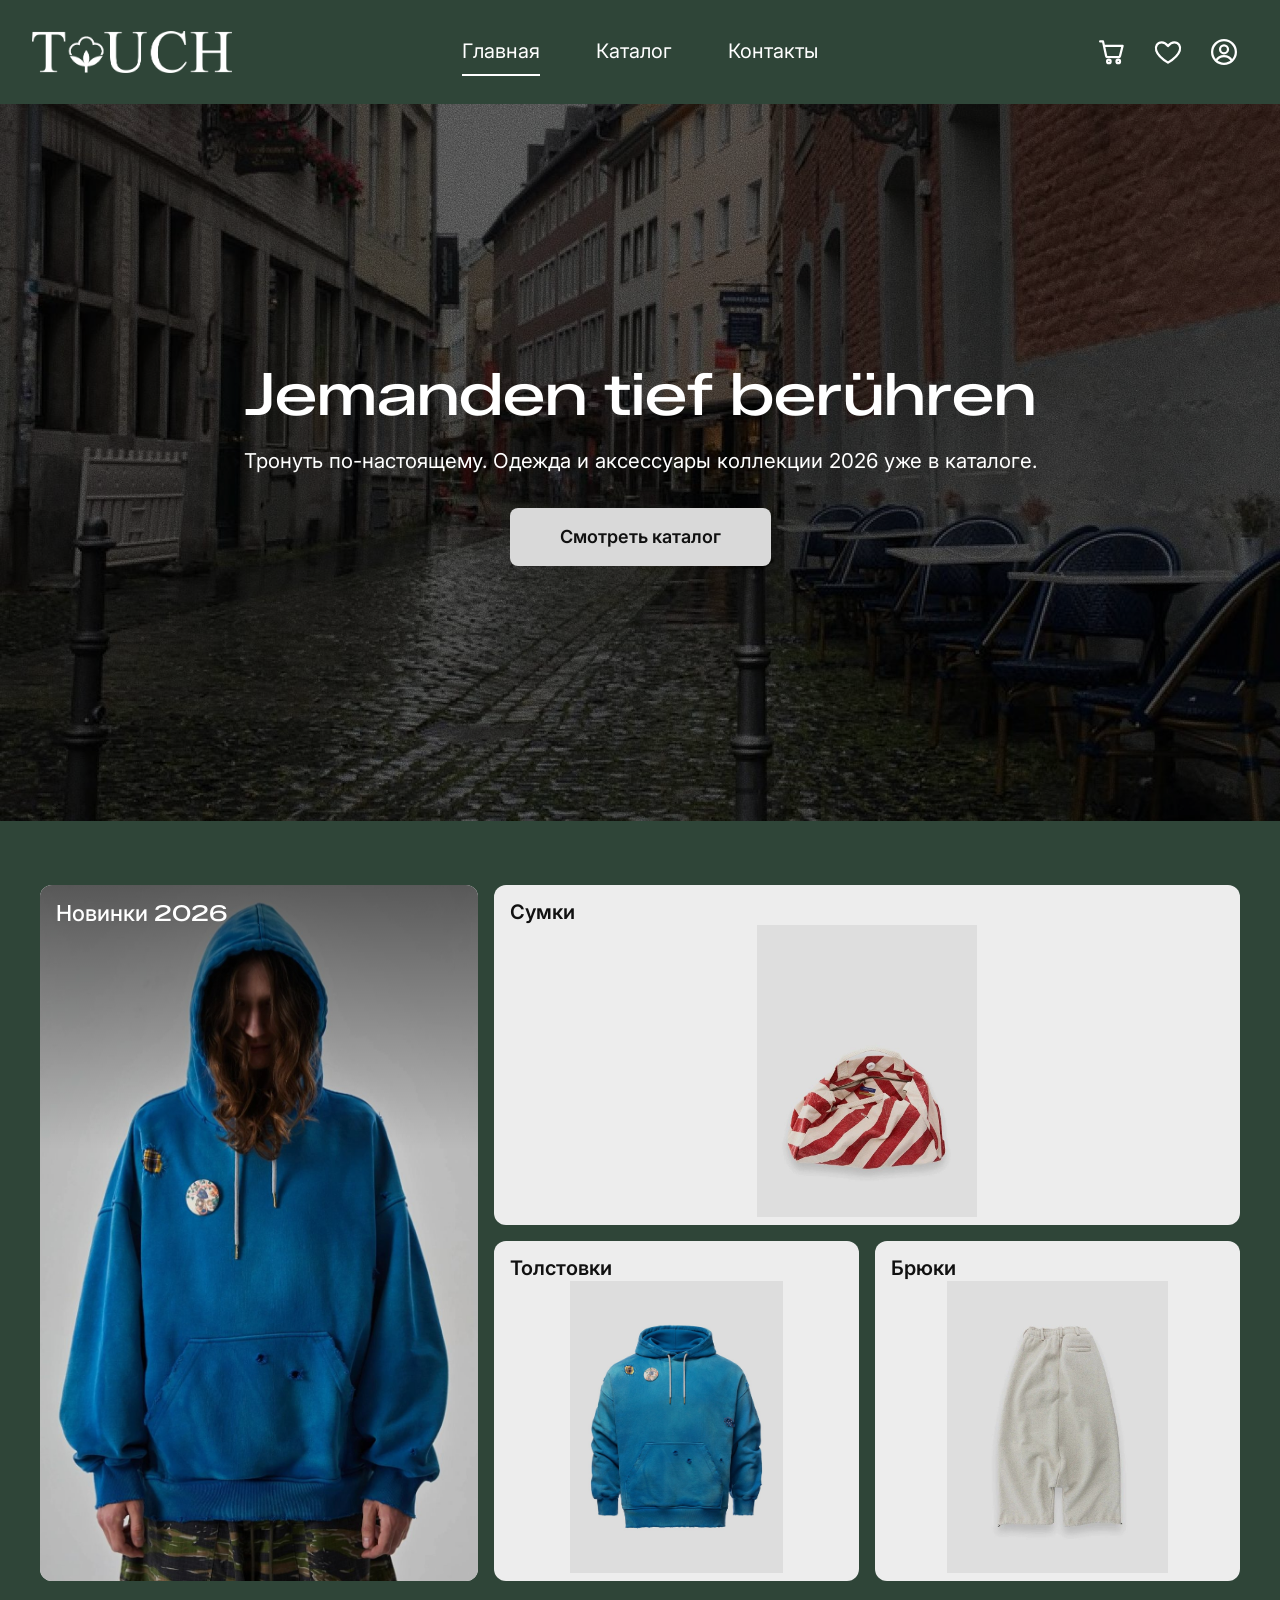
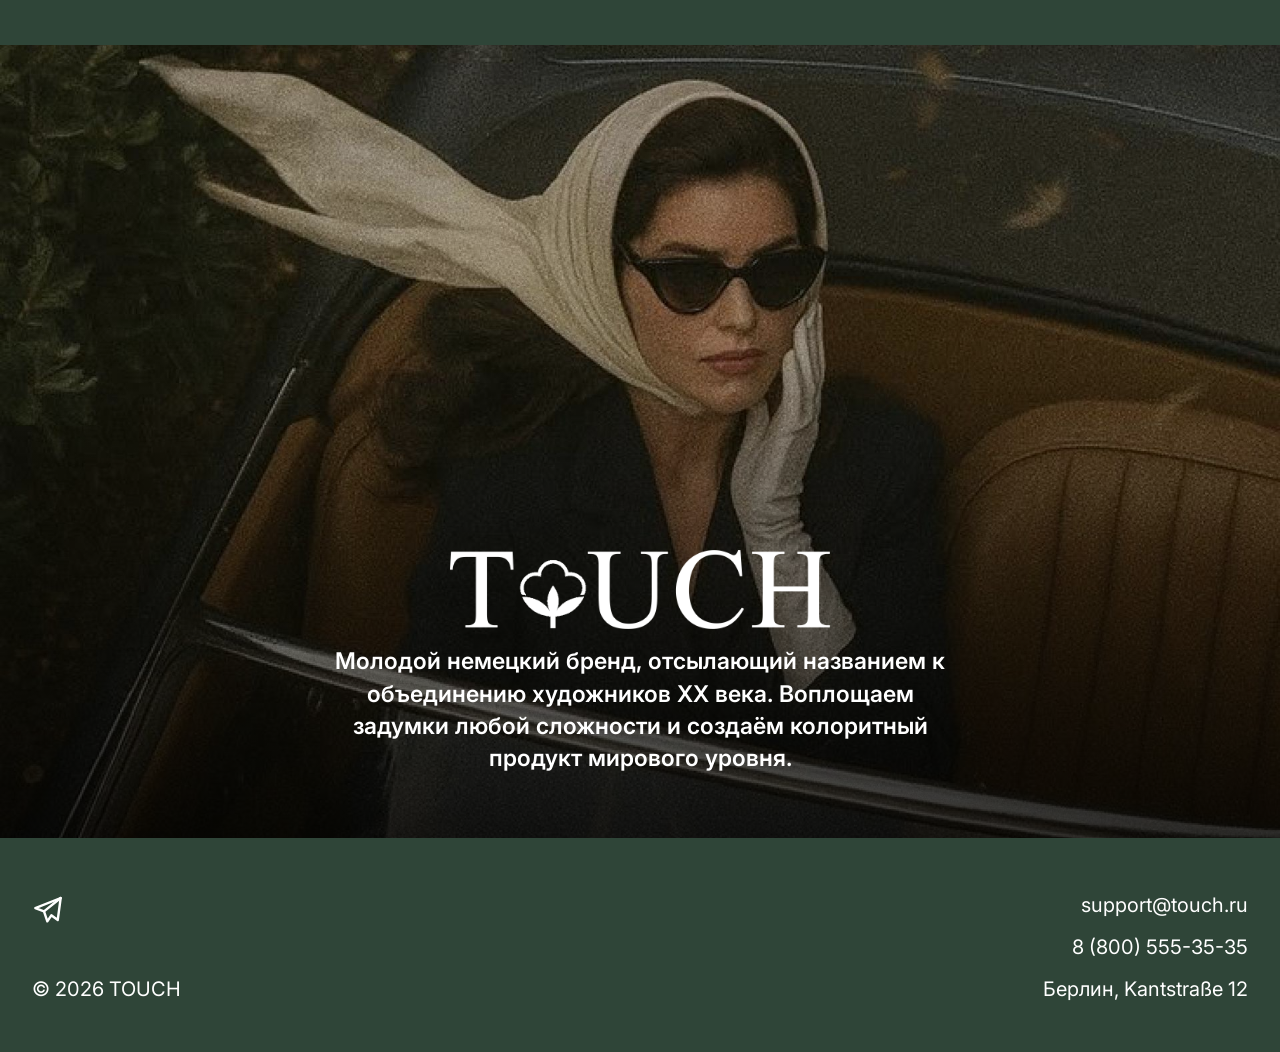
<file: index.html>
<!DOCTYPE html>
<html lang="ru">
<head>
  <meta charset="utf-8">
  <meta name="viewport" content="width=device-width, initial-scale=1">
  <title>TOUCH — молодой немецкий бренд одежды и аксессуаров</title>
  <meta name="description" content="Молодой немецкий бренд одежды и аксессуаров TOUCH. Коллекция 2026: худи, свитшоты, брюки, сумки и кепки, вдохновлённые художниками XX века.">
  <meta name="theme-color" content="#2F4538">
  <meta property="og:title" content="TOUCH — молодой немецкий бренд одежды и аксессуаров">
  <meta property="og:description" content="Молодой немецкий бренд одежды и аксессуаров TOUCH. Коллекция 2026: худи, свитшоты, брюки, сумки и кепки, вдохновлённые художниками XX века.">
  <meta property="og:type" content="website">
  <meta property="og:locale" content="ru_RU">
  <link rel="icon" href="favicon.svg" type="image/svg+xml">
  <link rel="preconnect" href="https://fonts.googleapis.com">
  <link rel="preconnect" href="https://fonts.gstatic.com" crossorigin>
  <link rel="stylesheet" href="https://fonts.googleapis.com/css2?family=Inter:wght@400;500;600;700&family=Zalando+Sans+Expanded:wght@500;600&display=swap">
  <link rel="stylesheet" href="css/style.css">
</head>
<body>
  <a class="skip-link" href="#main">К основному содержимому</a>
  <svg class="sprite" aria-hidden="true" focusable="false">
  <symbol id="icon-cart" viewBox="0 0 24 24"><path d="M2.5 3.5h2.3l2.5 11.7a1 1 0 0 0 1 .8h9.1a1 1 0 0 0 1-.8L20.5 7H6"/><circle cx="9.5" cy="19.5" r="1.4"/><circle cx="17" cy="19.5" r="1.4"/></symbol>
  <symbol id="icon-heart" viewBox="0 0 24 24"><path d="M12 20.5s-7.8-4.7-9.4-9.6C1.5 7.4 3.5 4.2 7 4.2c2 0 3.4 1 5 3 1.6-2 3-3 5-3 3.5 0 5.5 3.2 4.4 6.7-1.6 4.9-9.4 9.6-9.4 9.6z"/></symbol>
  <symbol id="icon-user" viewBox="0 0 24 24"><circle cx="12" cy="12" r="9.5"/><circle cx="12" cy="9.8" r="3.2"/><path d="M5.8 18.8c1.3-2.4 3.5-3.6 6.2-3.6s4.9 1.2 6.2 3.6"/></symbol>
  <symbol id="icon-telegram" viewBox="0 0 24 24"><path d="M21.5 3 2.5 10.6l6.5 2.4L11.5 20.5l3-4.5 4.8 3.5L21.5 3z"/><path d="M9 13 21.5 3"/></symbol>
  <symbol id="icon-prev" viewBox="0 0 24 24"><path d="M15 5l-7 7 7 7"/></symbol>
  <symbol id="icon-next" viewBox="0 0 24 24"><path d="M9 5l7 7-7 7"/></symbol>
  <symbol id="icon-menu" viewBox="0 0 24 24"><path d="M4 7h16M4 12h16M4 17h16"/></symbol>
</svg>
  <header class="header">
    <div class="header__inner">
      <a class="header__logo" href="index.html" aria-label="TOUCH — на главную">
        <img class="header__logo-img" src="img/logo-white.png" alt="TOUCH" width="982" height="204">
      </a>
      <nav class="header__nav" id="site-nav" aria-label="Основная навигация">
        <ul class="header__menu">
        <li><a class="header__link" href="index.html" aria-current="page">Главная</a></li>
        <li><a class="header__link" href="catalog.html">Каталог</a></li>
        <li><a class="header__link" href="contacts.html">Контакты</a></li>
        </ul>
      </nav>
      <div class="header__actions">
        <button class="header__icon-btn" type="button" data-cart-open aria-label="Корзина, товаров: 0">
          <svg class="icon" aria-hidden="true" focusable="false"><use href="#icon-cart"></use></svg>
          <span class="header__badge" data-cart-badge hidden>0</span>
        </button>
        <button class="header__icon-btn header__icon-btn--wishlist" type="button" data-toast="Избранное появится в следующей версии сайта." aria-label="Избранное">
          <svg class="icon" aria-hidden="true" focusable="false"><use href="#icon-heart"></use></svg>
        </button>
        <a class="header__icon-btn" href="login.html" aria-label="Войти в личный кабинет">
          <svg class="icon" aria-hidden="true" focusable="false"><use href="#icon-user"></use></svg>
        </a>
        <button class="header__icon-btn header__burger" type="button" data-burger aria-expanded="false" aria-controls="site-nav" aria-label="Открыть меню">
          <svg class="icon" aria-hidden="true" focusable="false"><use href="#icon-menu"></use></svg>
        </button>
      </div>
    </div>
  </header>

  <main id="main">
    <section class="hero" aria-labelledby="hero-title">
      <img class="hero__image" src="img/hero-street.jpg" alt="Мощёная улица старого немецкого города после дождя, кафе с синими стульями" width="1920" height="1183" fetchpriority="high">
      <div class="hero__content">
        <h1 class="hero__title" id="hero-title" lang="de">Jemanden tief berühren</h1>
        <p class="hero__subtitle">Тронуть по-настоящему. Одежда и аксессуары коллекции 2026 уже в каталоге.</p>
        <a class="btn btn--secondary btn--large" href="catalog.html">Смотреть каталог</a>
      </div>
    </section>

    <section class="tiles" aria-labelledby="tiles-title">
      <div class="container">
        <h2 class="visually-hidden" id="tiles-title">Категории</h2>
        <div class="tiles__grid">
          <a class="tile tile--large" href="catalog.html?cat=new">
            <img class="tile__img" src="img/tile-new.jpg" alt="Девушка в объёмном синем худи с нашивками-значками" width="1093" height="1500" loading="lazy" decoding="async">
            <span class="tile__label">Новинки 2026</span>
          </a>
          <a class="tile tile--wide tile--cutout" href="catalog.html?cat=bags">
            <img class="tile__img" src="img/tile-bags.jpg" alt="Холщовая сумка в красно-белую полоску" width="716" height="948" loading="lazy" decoding="async">
            <span class="tile__label">Сумки</span>
          </a>
          <a class="tile tile--cutout" href="catalog.html?cat=hoodies">
            <img class="tile__img" src="img/tile-hoodies.jpg" alt="Синее худи с нашивками" width="1093" height="1500" loading="lazy" decoding="async">
            <span class="tile__label">Толстовки</span>
          </a>
          <a class="tile tile--cutout" href="catalog.html?cat=trousers">
            <img class="tile__img" src="img/tile-trousers.jpg" alt="Светлые свободные брюки" width="716" height="948" loading="lazy" decoding="async">
            <span class="tile__label">Брюки</span>
          </a>
        </div>
      </div>
    </section>

    <section class="brand" aria-labelledby="brand-title">
      <img class="brand__image" src="img/brand-scarf.jpg" alt="Женщина в светлом платке и тёмных очках за стеклом старого автомобиля" width="1920" height="1364" loading="lazy" decoding="async">
      <div class="brand__content">
        <h2 class="visually-hidden" id="brand-title">О бренде</h2>
        <img class="brand__logo" src="img/logo-white.png" alt="TOUCH" width="982" height="204">
        <p class="brand__text">Молодой немецкий бренд, отсылающий названием к объединению художников XX века. Воплощаем задумки любой сложности и создаём колоритный продукт мирового уровня.</p>
      </div>
    </section>
  </main>

  <footer class="footer">
    <div class="footer__inner">
      <div class="footer__brand">
        <a class="footer__social" href="https://t.me/touch_support" aria-label="TOUCH в Telegram">
          <svg class="icon" aria-hidden="true" focusable="false"><use href="#icon-telegram"></use></svg>
        </a>
        <p class="footer__copy">&copy; 2026 TOUCH</p>
      </div>
      <address class="footer__contacts">
        <a class="footer__link" href="mailto:support@touch.ru">support@touch.ru</a>
        <a class="footer__link" href="tel:+78005553535">8 (800) 555-35-35</a>
        <span>Берлин, Kantstra&szlig;e 12</span>
      </address>
    </div>
  </footer>

  <div class="toast" role="status" aria-live="polite"></div>
</body>
</html>
</file>
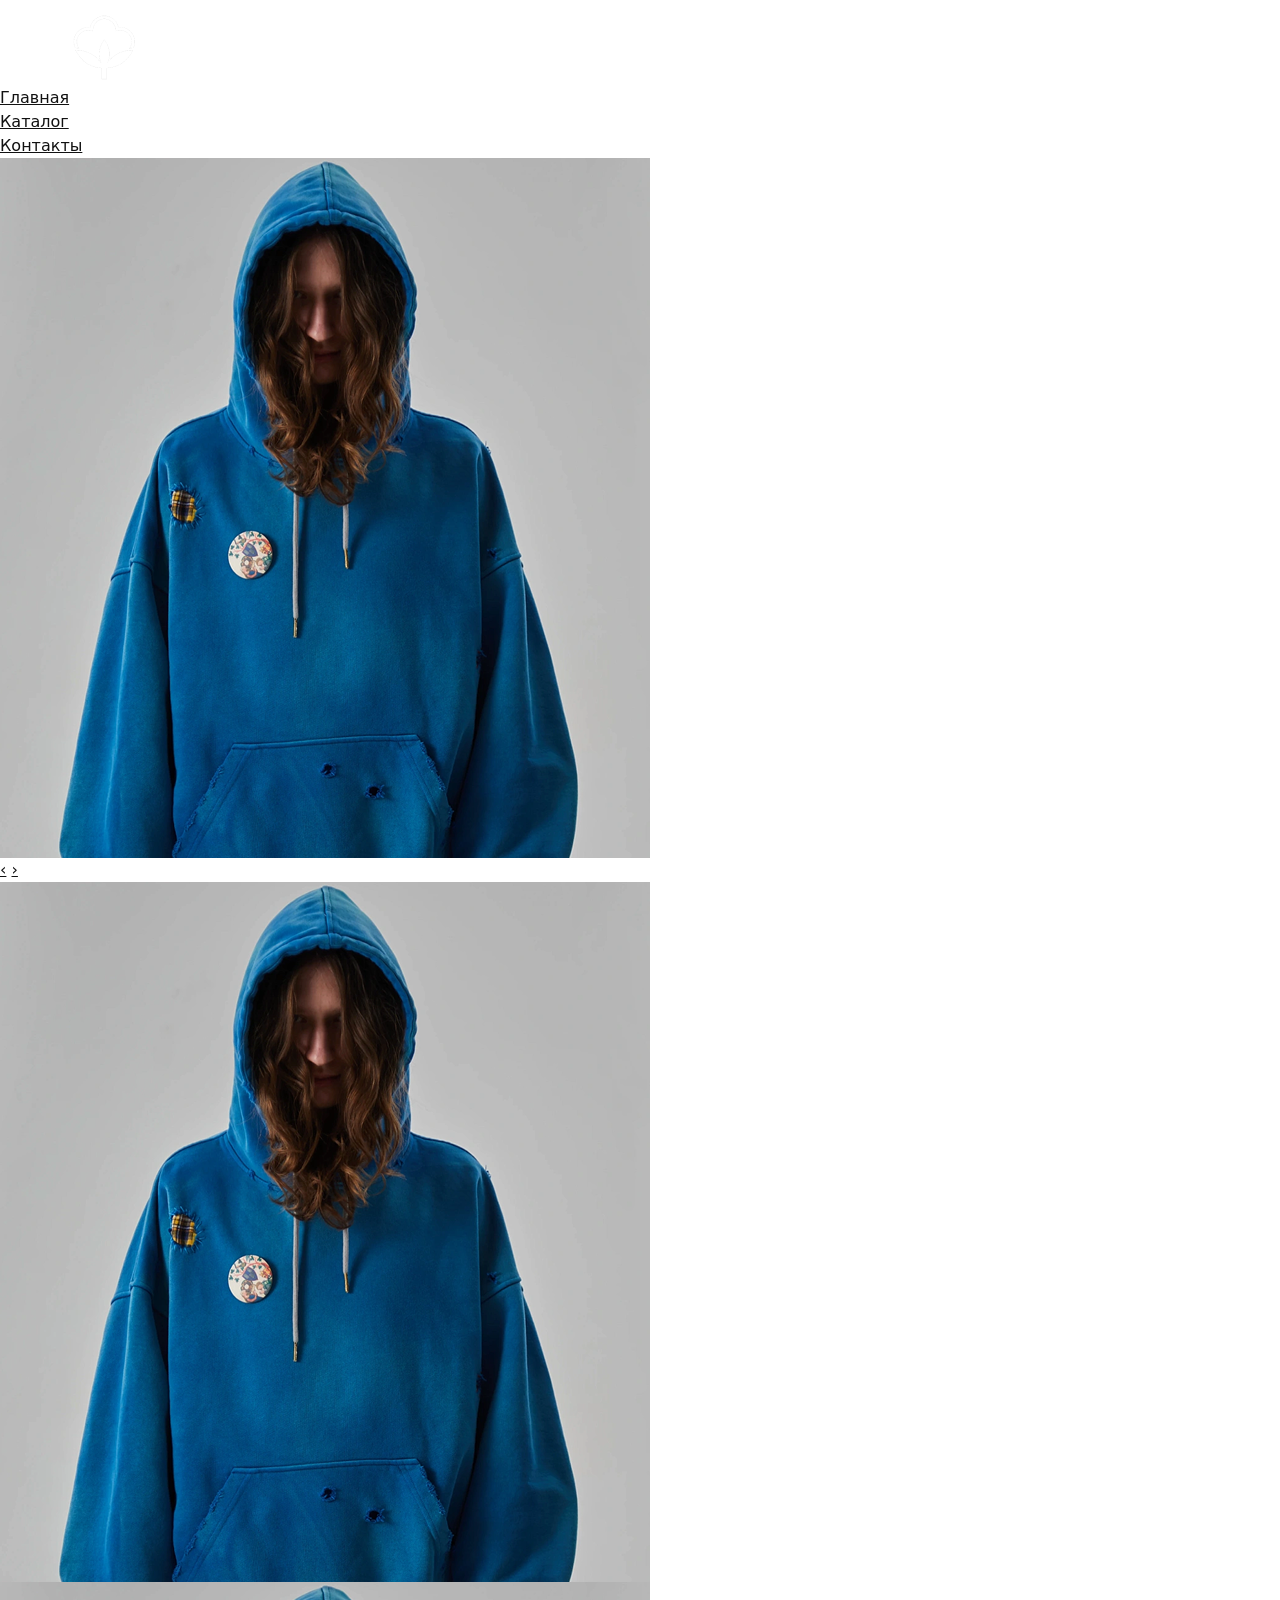
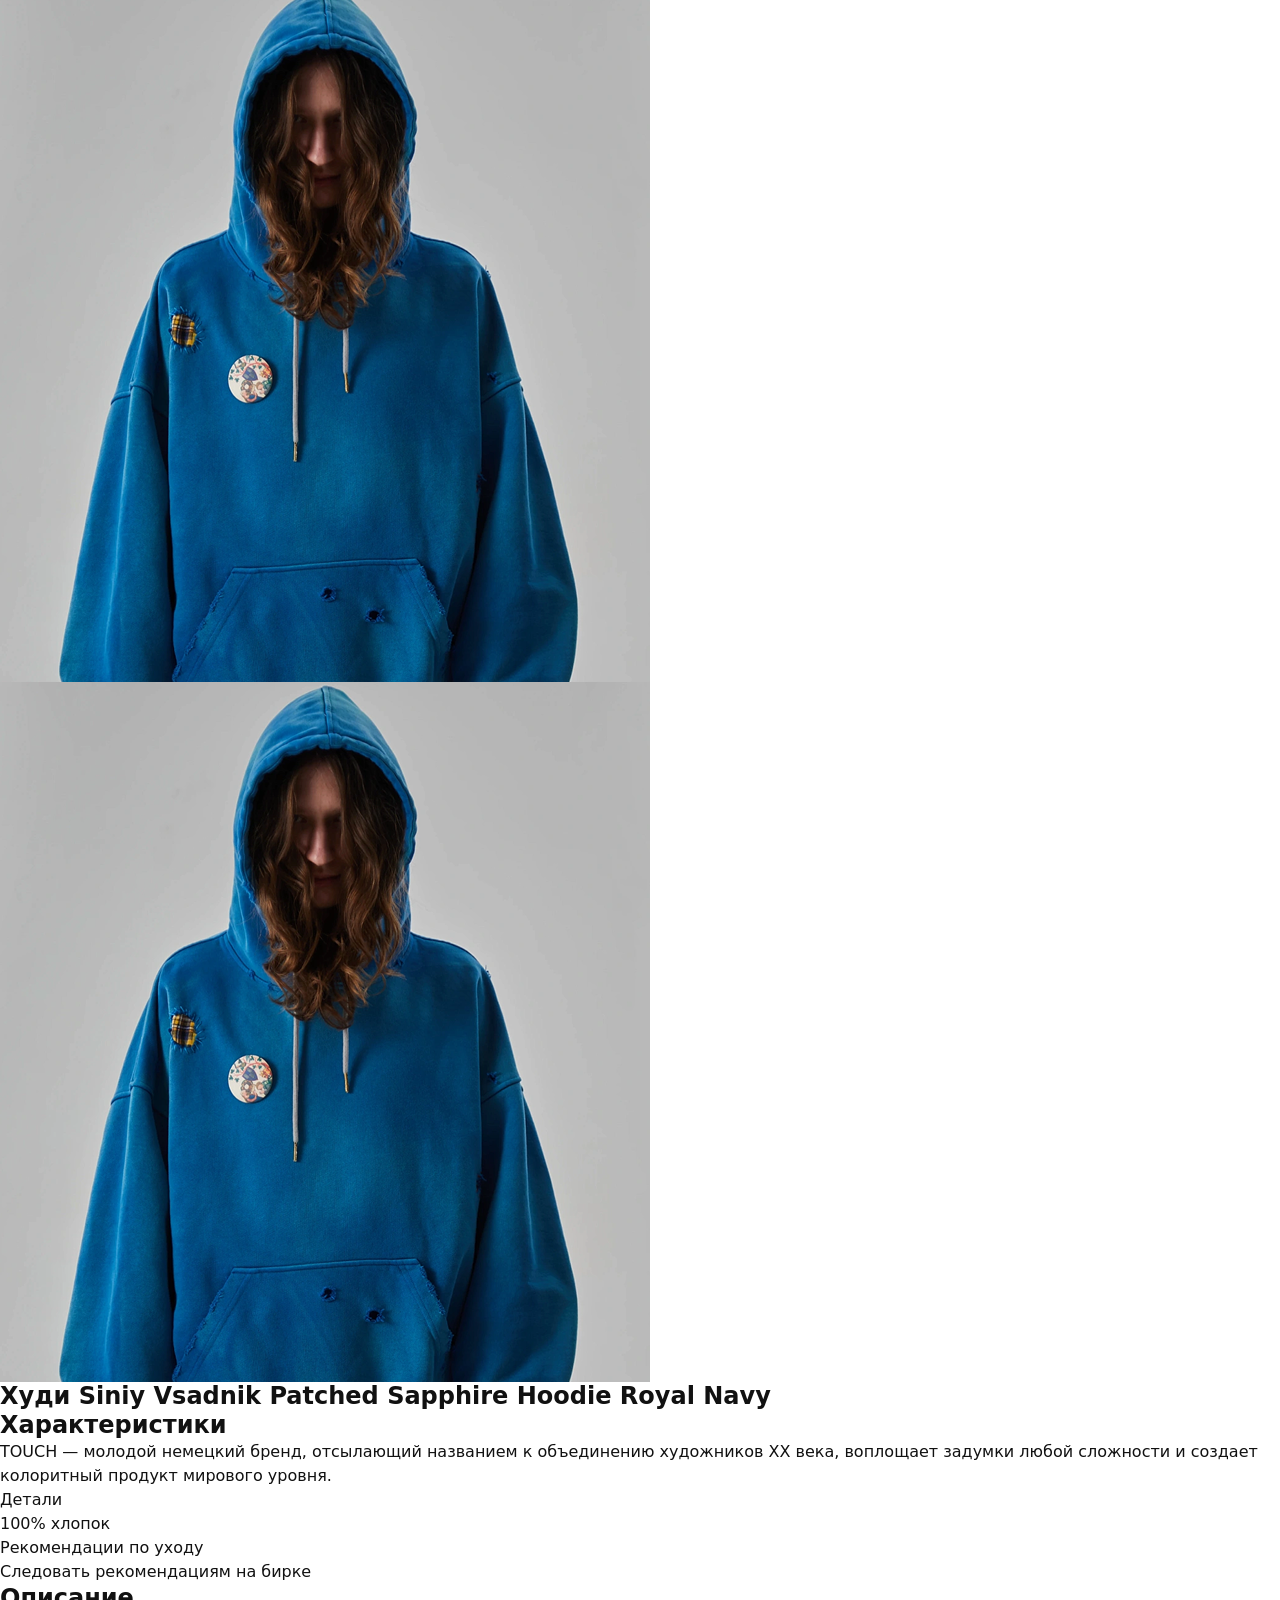
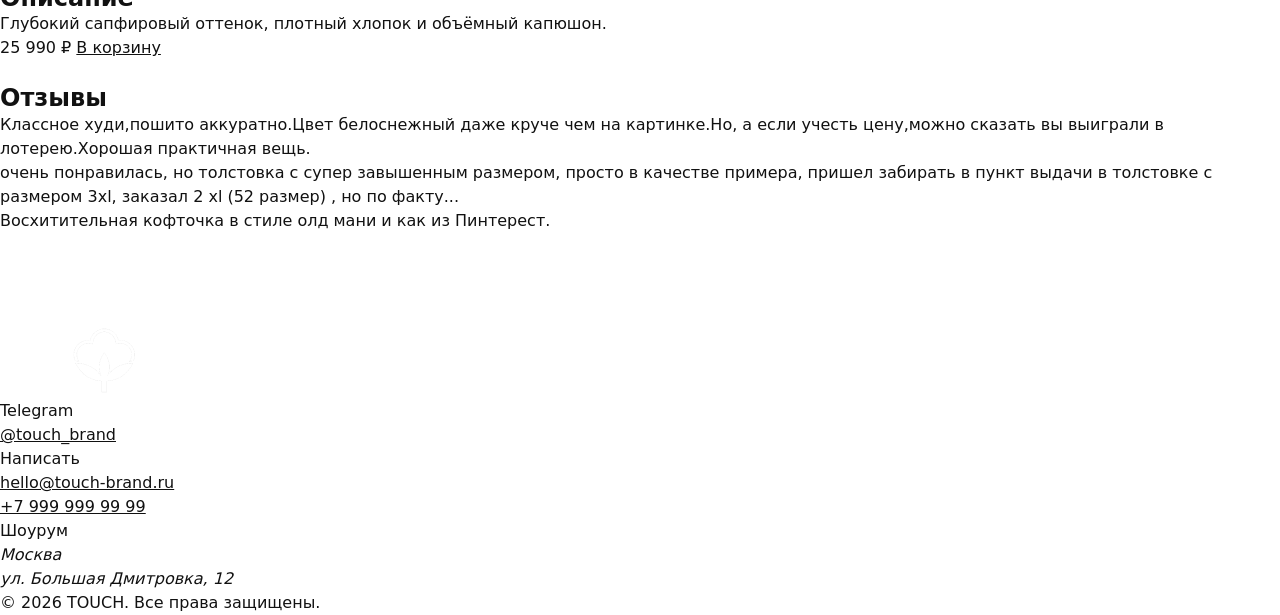
<file: card.html>
<!DOCTYPE html>
<html lang="ru">
<head>
  <meta charset="UTF-8">
  <meta name="viewport" content="width=device-width, initial-scale=1.0">
  <title>Siniy Vsadnik Patched Hoodie — TOUCH</title>
  <meta name="description" content="Синий худи Siniy Vsadnik Patched Sapphire Hoodie Royal Navy от TOUCH. Характеристики, отзывы и цена 25 990 ₽.">
  <link rel="stylesheet" href="css/style.css">
</head>
<body>
  <header class="site-header">
    <div class="header-inner">
      <a class="site-logo" href="index.html" aria-label="TOUCH, главная страница"><img src="img/logo-touch.png" alt="TOUCH"></a>
      <nav class="site-nav" aria-label="Основная навигация">
        <ul>
          <li><a href="index.html">Главная</a></li>
          <li><a href="catalog.html" aria-current="page">Каталог</a></li>
          <li><a href="contacts.html">Контакты</a></li>
        </ul>
      </nav>
      <nav class="utility-nav" aria-label="Сервисы">
        <a class="utility-link" href="catalog.html" aria-label="Корзина"><span class="utility-icon utility-icon--bag"></span></a>
        <a class="utility-link" href="catalog.html" aria-label="Избранное"><span class="utility-icon utility-icon--heart"></span></a>
        <a class="utility-link" href="catalog.html" aria-label="Профиль"><span class="utility-icon utility-icon--person"></span></a>
      </nav>
    </div>
  </header>

  <main class="page-main">
    <div class="section-shell">
      <section class="product-layout" aria-label="Карточка товара">
        <div class="product-gallery" id="product-gallery">
          <div class="gallery-main">
            <img src="img/hoodie-main.png" alt="Синий худи Siniy Vsadnik Patched Sapphire Hoodie Royal Navy">
            <a class="gallery-arrow gallery-arrow--prev" href="#product-gallery" aria-label="Предыдущее изображение">‹</a>
            <a class="gallery-arrow gallery-arrow--next" href="#product-gallery" aria-label="Следующее изображение">›</a>
          </div>
          <div class="gallery-thumbs">
            <a class="gallery-thumb" href="#product-gallery"><img src="img/hoodie-main.png" alt="Вид спереди"></a>
            <a class="gallery-thumb" href="#product-gallery"><img src="img/hoodie-main.png" alt="Деталь ткани"></a>
            <a class="gallery-thumb" href="#product-gallery"><img src="img/hoodie-main.png" alt="Вид сзади"></a>
          </div>
        </div>
        <div class="product-info">
          <h1>Худи Siniy Vsadnik Patched Sapphire Hoodie Royal Navy</h1>
          <section class="info-section">
            <h2>Характеристики</h2>
            <p>TOUCH — молодой немецкий бренд, отсылающий названием к объединению художников XX века, воплощает задумки любой сложности и создает колоритный продукт мирового уровня.</p>
          </section>
          <section class="info-section">
            <dl class="info-list">
                <div><dt>Детали</dt><dd>100% хлопок</dd></div>
                <div><dt>Рекомендации по уходу</dt><dd>Следовать рекомендациям на бирке</dd></div>
            </dl>
          </section>
          <section class="info-section">
            <h2>Описание</h2>
            <p>Глубокий сапфировый оттенок, плотный хлопок и объёмный капюшон.</p>
          </section>
          <div class="product-buy">
            <span class="product-price">25 990 ₽</span>
            <a class="button" href="catalog.html#cart-note">В корзину</a>
          </div>
        </div>
      </section>
    </div>

    <section class="reviews">
      <div class="section-shell">
        <h2>Отзывы</h2>
        <div class="reviews-grid">
          <article class="review-card">
            <p>Классное худи,пошито аккуратно.Цвет белоснежный даже круче чем на картинке.Но, а если учесть цену,можно сказать вы выиграли в лотерею.Хорошая практичная вещь.</p>
          </article>
          <article class="review-card">
            <p>очень понравилась, но толстовка с супер завышенным размером, просто в качестве примера, пришел забирать в пункт выдачи в толстовке с размером 3xl, заказал 2 xl (52 размер) , но по факту...</p>
          </article>
          <article class="review-card">
            <p>Восхитительная кофточка в стиле олд мани и как из Пинтерест.</p>
          </article>
        </div>
      </div>
    </section>
  </main>

  <footer class="site-footer">
    <div class="footer-inner">
      <div class="footer-brand">
        <img class="footer-logo" src="img/logo-touch.png" alt="TOUCH">
      </div>
      <div>
        <p class="footer-label">Telegram</p>
        <p><a href="">@touch_brand</a></p>
      </div>
      <div>
        <p class="footer-label">Написать</p>
        <p><a href="">hello@touch-brand.ru</a><br><a href="">+7 999 999 99 99</a></p>
      </div>
      <div>
        <p class="footer-label">Шоурум</p>
        <address>Москва<br>ул. Большая Дмитровка, 12</address>
      </div>
    </div>
    <div class="footer-bottom">© 2026 TOUCH. Все права защищены.</div>
  </footer>
</body>
</html>
</file>
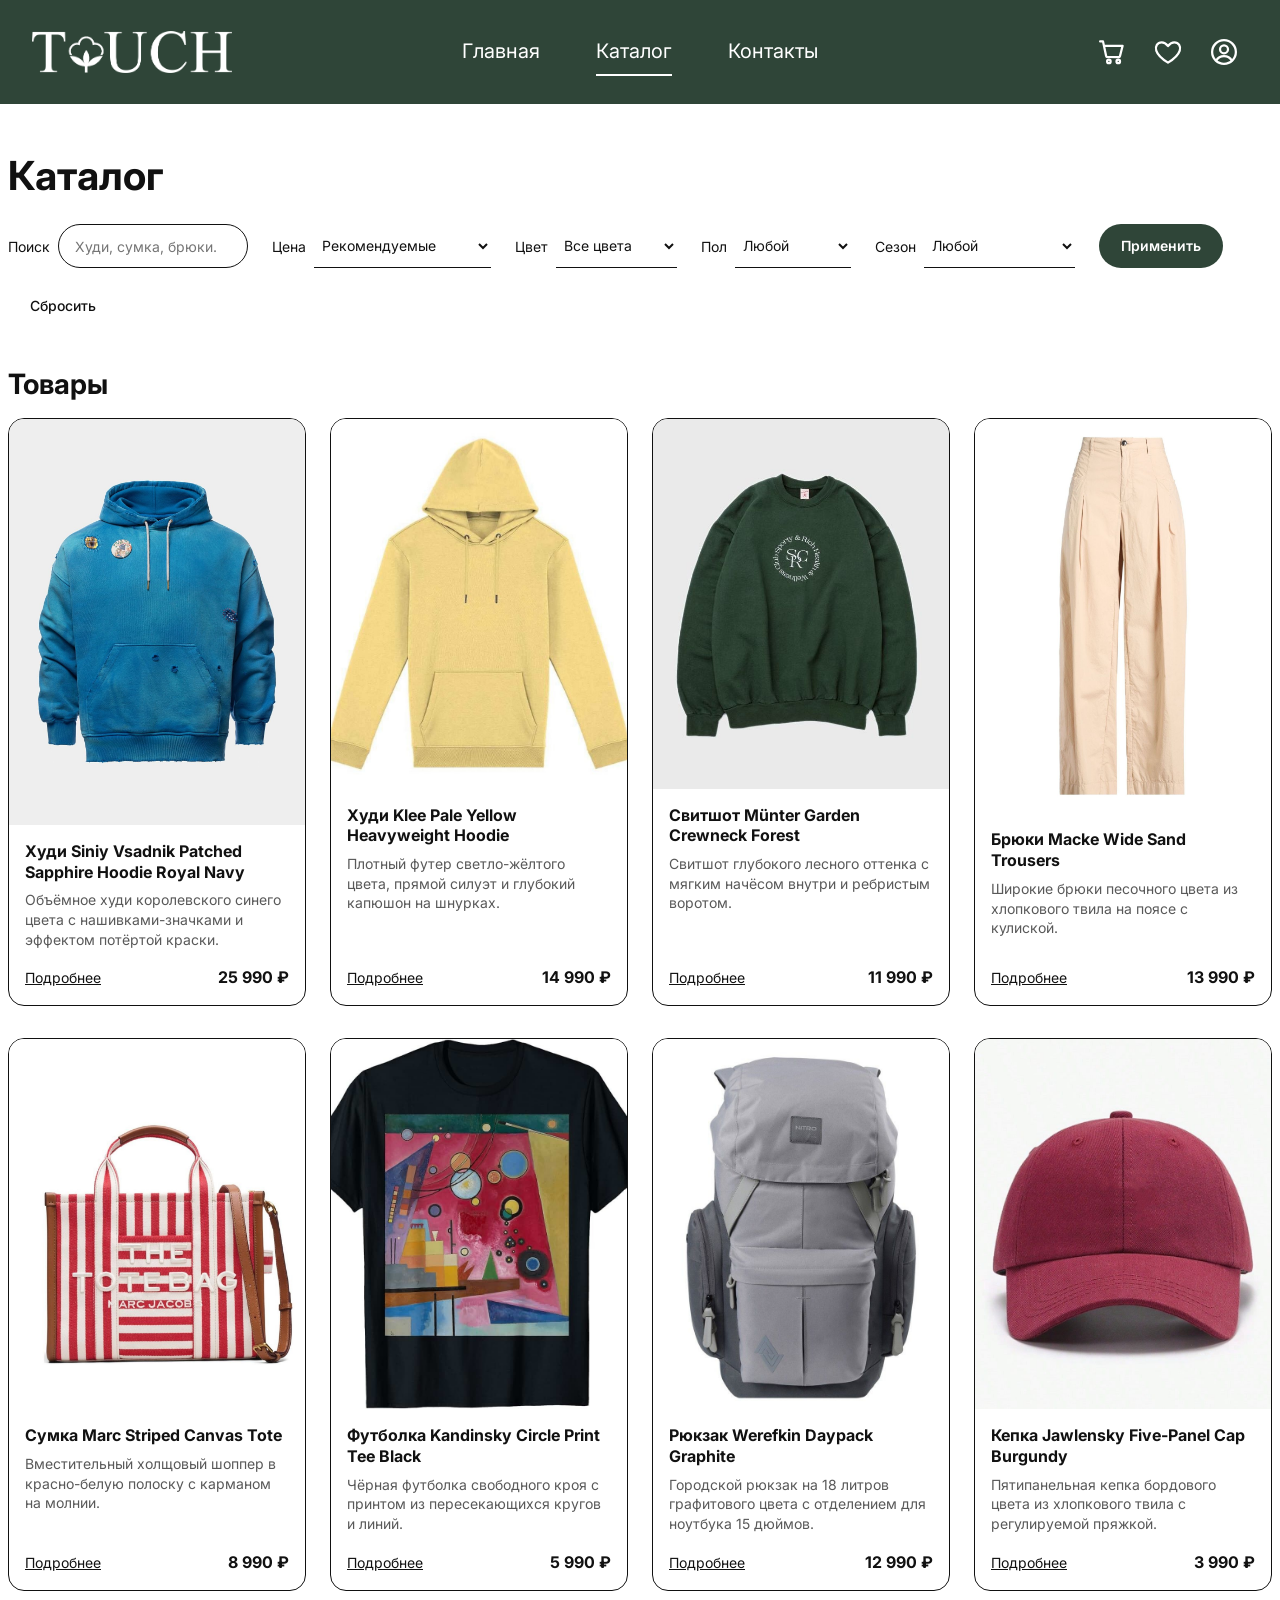
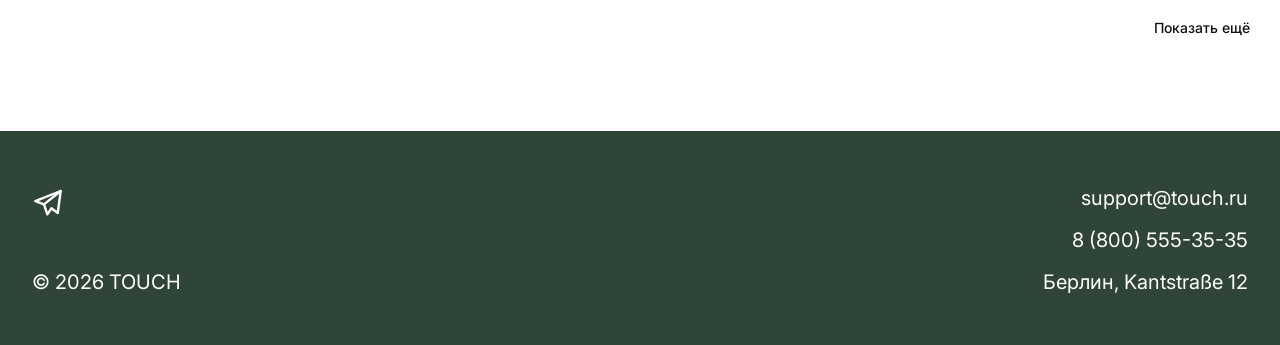
<file: catalog.html>
<!DOCTYPE html>
<html lang="ru">
<head>
  <meta charset="utf-8">
  <meta name="viewport" content="width=device-width, initial-scale=1">
  <title>Каталог — TOUCH</title>
  <meta name="description" content="Каталог TOUCH: худи, свитшоты, брюки, футболки, сумки и кепки. Фильтры по цене, цвету, полу и сезону.">
  <meta name="theme-color" content="#2F4538">
  <meta property="og:title" content="Каталог — TOUCH">
  <meta property="og:description" content="Каталог TOUCH: худи, свитшоты, брюки, футболки, сумки и кепки. Фильтры по цене, цвету, полу и сезону.">
  <meta property="og:type" content="website">
  <meta property="og:locale" content="ru_RU">
  <link rel="icon" href="favicon.svg" type="image/svg+xml">
  <link rel="preconnect" href="https://fonts.googleapis.com">
  <link rel="preconnect" href="https://fonts.gstatic.com" crossorigin>
  <link rel="stylesheet" href="https://fonts.googleapis.com/css2?family=Inter:wght@400;500;600;700&family=Zalando+Sans+Expanded:wght@500;600&display=swap">
  <link rel="stylesheet" href="css/style.css">
</head>
<body>
  <a class="skip-link" href="#main">К основному содержимому</a>
  <svg class="sprite" aria-hidden="true" focusable="false">
  <symbol id="icon-cart" viewBox="0 0 24 24"><path d="M2.5 3.5h2.3l2.5 11.7a1 1 0 0 0 1 .8h9.1a1 1 0 0 0 1-.8L20.5 7H6"/><circle cx="9.5" cy="19.5" r="1.4"/><circle cx="17" cy="19.5" r="1.4"/></symbol>
  <symbol id="icon-heart" viewBox="0 0 24 24"><path d="M12 20.5s-7.8-4.7-9.4-9.6C1.5 7.4 3.5 4.2 7 4.2c2 0 3.4 1 5 3 1.6-2 3-3 5-3 3.5 0 5.5 3.2 4.4 6.7-1.6 4.9-9.4 9.6-9.4 9.6z"/></symbol>
  <symbol id="icon-user" viewBox="0 0 24 24"><circle cx="12" cy="12" r="9.5"/><circle cx="12" cy="9.8" r="3.2"/><path d="M5.8 18.8c1.3-2.4 3.5-3.6 6.2-3.6s4.9 1.2 6.2 3.6"/></symbol>
  <symbol id="icon-telegram" viewBox="0 0 24 24"><path d="M21.5 3 2.5 10.6l6.5 2.4L11.5 20.5l3-4.5 4.8 3.5L21.5 3z"/><path d="M9 13 21.5 3"/></symbol>
  <symbol id="icon-prev" viewBox="0 0 24 24"><path d="M15 5l-7 7 7 7"/></symbol>
  <symbol id="icon-next" viewBox="0 0 24 24"><path d="M9 5l7 7-7 7"/></symbol>
  <symbol id="icon-menu" viewBox="0 0 24 24"><path d="M4 7h16M4 12h16M4 17h16"/></symbol>
</svg>
  <header class="header">
    <div class="header__inner">
      <a class="header__logo" href="index.html" aria-label="TOUCH — на главную">
        <img class="header__logo-img" src="img/logo-white.png" alt="TOUCH" width="982" height="204">
      </a>
      <nav class="header__nav" id="site-nav" aria-label="Основная навигация">
        <ul class="header__menu">
        <li><a class="header__link" href="index.html">Главная</a></li>
        <li><a class="header__link" href="catalog.html" aria-current="page">Каталог</a></li>
        <li><a class="header__link" href="contacts.html">Контакты</a></li>
        </ul>
      </nav>
      <div class="header__actions">
        <button class="header__icon-btn" type="button" data-cart-open aria-label="Корзина, товаров: 0">
          <svg class="icon" aria-hidden="true" focusable="false"><use href="#icon-cart"></use></svg>
          <span class="header__badge" data-cart-badge hidden>0</span>
        </button>
        <button class="header__icon-btn header__icon-btn--wishlist" type="button" data-toast="Избранное появится в следующей версии сайта." aria-label="Избранное">
          <svg class="icon" aria-hidden="true" focusable="false"><use href="#icon-heart"></use></svg>
        </button>
        <a class="header__icon-btn" href="login.html" aria-label="Войти в личный кабинет">
          <svg class="icon" aria-hidden="true" focusable="false"><use href="#icon-user"></use></svg>
        </a>
        <button class="header__icon-btn header__burger" type="button" data-burger aria-expanded="false" aria-controls="site-nav" aria-label="Открыть меню">
          <svg class="icon" aria-hidden="true" focusable="false"><use href="#icon-menu"></use></svg>
        </button>
      </div>
    </div>
  </header>

  <main id="main">
    <div class="catalog container">
      <h1 class="page-title">Каталог</h1>

      <form class="catalog__filters" data-filters role="search" aria-label="Поиск и фильтры">
        <label class="catalog__filter">Поиск
          <input class="field__control field__control--pill catalog__search" type="search" name="q" placeholder="Худи, сумка, брюки…">
        </label>
        <label class="catalog__filter">Цена
          <select class="catalog__select" name="price">
            <option value="default">Рекомендуемые</option>
            <option value="asc">Сначала дешёвые</option>
            <option value="desc">Сначала дорогие</option>
          </select>
        </label>
        <label class="catalog__filter">Цвет
          <select class="catalog__select" name="color">
            <option value="all">Все цвета</option>
            <option value="blue">Синий</option>
            <option value="yellow">Жёлтый</option>
            <option value="green">Зелёный</option>
            <option value="beige">Бежевый</option>
            <option value="red">Красный</option>
            <option value="black">Чёрный</option>
            <option value="gray">Серый</option>
            <option value="burgundy">Бордовый</option>
          </select>
        </label>
        <label class="catalog__filter">Пол
          <select class="catalog__select" name="gender">
            <option value="any">Любой</option>
            <option value="women">Женский</option>
            <option value="men">Мужской</option>
          </select>
        </label>
        <label class="catalog__filter">Сезон
          <select class="catalog__select" name="season">
            <option value="any">Любой</option>
            <option value="ss">Весна — лето</option>
            <option value="aw">Осень — зима</option>
          </select>
        </label>
        <button class="btn btn--primary btn--small" type="submit">Применить</button>
        <button class="btn btn--text btn--small" type="reset">Сбросить</button>
      </form>

      <h2 class="section-title">Товары</h2>
      <p class="catalog__status" data-catalog-status role="status" aria-live="polite"></p>

      <ul class="catalog__grid" data-catalog-grid>
          <li class="catalog__item" data-title="Худи Siniy Vsadnik Patched Sapphire Hoodie Royal Navy" data-keywords="худи толстовка капюшон синий" data-price="25990" data-color="blue" data-gender="unisex" data-season="aw" data-tags="new hoodies">
            <article class="card">
              <div class="card__media">
                <img class="card__img" src="img/products/p1-siniy-vsadnik.jpg" alt="Синее объёмное худи с нашивками-значками" width="1093" height="1500" loading="lazy" decoding="async">
              </div>
              <div class="card__body">
                <h3 class="card__title">Худи Siniy Vsadnik Patched Sapphire Hoodie Royal Navy</h3>
                <p class="card__text">Объёмное худи королевского синего цвета с нашивками-значками и эффектом потёртой краски.</p>
                <div class="card__footer">
                  <a class="card__link" href="product.html">Подробнее<span class="visually-hidden">: Худи Siniy Vsadnik Patched Sapphire Hoodie Royal Navy</span></a>
                  <span class="card__price">25&nbsp;990&nbsp;₽</span>
                </div>
              </div>
            </article>
          </li>
          <li class="catalog__item" data-title="Худи Klee Pale Yellow Heavyweight Hoodie" data-keywords="худи толстовка капюшон жёлтый" data-price="14990" data-color="yellow" data-gender="unisex" data-season="aw" data-tags="hoodies">
            <article class="card">
              <div class="card__media">
                <img class="card__img" src="img/products/p2-klee-hoodie.jpg" alt="Светло-жёлтое худи прямого кроя" width="1000" height="1000" loading="lazy" decoding="async">
              </div>
              <div class="card__body">
                <h3 class="card__title">Худи Klee Pale Yellow Heavyweight Hoodie</h3>
                <p class="card__text">Плотный футер светло-жёлтого цвета, прямой силуэт и глубокий капюшон на шнурках.</p>
                <div class="card__footer">
                  <a class="card__link" href="product.html">Подробнее<span class="visually-hidden">: Худи Klee Pale Yellow Heavyweight Hoodie</span></a>
                  <span class="card__price">14&nbsp;990&nbsp;₽</span>
                </div>
              </div>
            </article>
          </li>
          <li class="catalog__item" data-title="Свитшот Münter Garden Crewneck Forest" data-keywords="свитшот толстовка зелёный" data-price="11990" data-color="green" data-gender="unisex" data-season="aw" data-tags="new hoodies">
            <article class="card">
              <div class="card__media">
                <img class="card__img" src="img/products/p3-muenter-sweatshirt.jpg" alt="Тёмно-зелёный свитшот с круглым принтом" width="564" height="705" loading="lazy" decoding="async">
              </div>
              <div class="card__body">
                <h3 class="card__title">Свитшот Münter Garden Crewneck Forest</h3>
                <p class="card__text">Свитшот глубокого лесного оттенка с мягким начёсом внутри и ребристым воротом.</p>
                <div class="card__footer">
                  <a class="card__link" href="product.html">Подробнее<span class="visually-hidden">: Свитшот Münter Garden Crewneck Forest</span></a>
                  <span class="card__price">11&nbsp;990&nbsp;₽</span>
                </div>
              </div>
            </article>
          </li>
          <li class="catalog__item" data-title="Брюки Macke Wide Sand Trousers" data-keywords="брюки штаны песочный бежевый" data-price="13990" data-color="beige" data-gender="women" data-season="all" data-tags="new trousers">
            <article class="card">
              <div class="card__media">
                <img class="card__img" src="img/products/p4-macke-trousers.jpg" alt="Широкие брюки песочного цвета" width="1100" height="1467" loading="lazy" decoding="async">
              </div>
              <div class="card__body">
                <h3 class="card__title">Брюки Macke Wide Sand Trousers</h3>
                <p class="card__text">Широкие брюки песочного цвета из хлопкового твила на поясе с кулиской.</p>
                <div class="card__footer">
                  <a class="card__link" href="product.html">Подробнее<span class="visually-hidden">: Брюки Macke Wide Sand Trousers</span></a>
                  <span class="card__price">13&nbsp;990&nbsp;₽</span>
                </div>
              </div>
            </article>
          </li>
          <li class="catalog__item" data-title="Сумка Marc Striped Canvas Tote" data-keywords="сумка шоппер холщовая красный" data-price="8990" data-color="red" data-gender="women" data-season="ss" data-tags="new bags">
            <article class="card">
              <div class="card__media">
                <img class="card__img" src="img/products/p5-marc-tote.jpg" alt="Холщовая сумка-шоппер в красно-белую полоску" width="1080" height="1280" loading="lazy" decoding="async">
              </div>
              <div class="card__body">
                <h3 class="card__title">Сумка Marc Striped Canvas Tote</h3>
                <p class="card__text">Вместительный холщовый шоппер в красно-белую полоску с карманом на молнии.</p>
                <div class="card__footer">
                  <a class="card__link" href="product.html">Подробнее<span class="visually-hidden">: Сумка Marc Striped Canvas Tote</span></a>
                  <span class="card__price">8&nbsp;990&nbsp;₽</span>
                </div>
              </div>
            </article>
          </li>
          <li class="catalog__item" data-title="Футболка Kandinsky Circle Print Tee Black" data-keywords="футболка майка чёрный принт" data-price="5990" data-color="black" data-gender="unisex" data-season="ss" data-tags="tees">
            <article class="card">
              <div class="card__media">
                <img class="card__img" src="img/products/p6-kandinsky-tee.jpg" alt="Чёрная футболка с абстрактным принтом из кругов" width="944" height="960" loading="lazy" decoding="async">
              </div>
              <div class="card__body">
                <h3 class="card__title">Футболка Kandinsky Circle Print Tee Black</h3>
                <p class="card__text">Чёрная футболка свободного кроя с принтом из пересекающихся кругов и линий.</p>
                <div class="card__footer">
                  <a class="card__link" href="product.html">Подробнее<span class="visually-hidden">: Футболка Kandinsky Circle Print Tee Black</span></a>
                  <span class="card__price">5&nbsp;990&nbsp;₽</span>
                </div>
              </div>
            </article>
          </li>
          <li class="catalog__item" data-title="Рюкзак Werefkin Daypack Graphite" data-keywords="рюкзак сумка серый графитовый" data-price="12990" data-color="gray" data-gender="unisex" data-season="all" data-tags="bags">
            <article class="card">
              <div class="card__media">
                <img class="card__img" src="img/products/p7-werefkin-backpack.jpg" alt="Серый городской рюкзак" width="900" height="900" loading="lazy" decoding="async">
              </div>
              <div class="card__body">
                <h3 class="card__title">Рюкзак Werefkin Daypack Graphite</h3>
                <p class="card__text">Городской рюкзак на 18 литров графитового цвета с отделением для ноутбука 15 дюймов.</p>
                <div class="card__footer">
                  <a class="card__link" href="product.html">Подробнее<span class="visually-hidden">: Рюкзак Werefkin Daypack Graphite</span></a>
                  <span class="card__price">12&nbsp;990&nbsp;₽</span>
                </div>
              </div>
            </article>
          </li>
          <li class="catalog__item" data-title="Кепка Jawlensky Five-Panel Cap Burgundy" data-keywords="кепка бейсболка бордовый" data-price="3990" data-color="burgundy" data-gender="unisex" data-season="ss" data-tags="caps">
            <article class="card">
              <div class="card__media">
                <img class="card__img" src="img/products/p8-jawlensky-cap.jpg" alt="Бордовая пятипанельная кепка" width="900" height="900" loading="lazy" decoding="async">
              </div>
              <div class="card__body">
                <h3 class="card__title">Кепка Jawlensky Five-Panel Cap Burgundy</h3>
                <p class="card__text">Пятипанельная кепка бордового цвета из хлопкового твила с регулируемой пряжкой.</p>
                <div class="card__footer">
                  <a class="card__link" href="product.html">Подробнее<span class="visually-hidden">: Кепка Jawlensky Five-Panel Cap Burgundy</span></a>
                  <span class="card__price">3&nbsp;990&nbsp;₽</span>
                </div>
              </div>
            </article>
          </li>
      </ul>
      <p class="catalog__empty" data-catalog-empty hidden>Ничего не найдено. Измените запрос или сбросьте фильтры.</p>

      <div class="catalog__more">
        <button class="btn btn--text btn--small" type="button" data-catalog-more>Показать ещё</button>
      </div>
    </div>
  </main>

  <footer class="footer">
    <div class="footer__inner">
      <div class="footer__brand">
        <a class="footer__social" href="https://t.me/touch_support" aria-label="TOUCH в Telegram">
          <svg class="icon" aria-hidden="true" focusable="false"><use href="#icon-telegram"></use></svg>
        </a>
        <p class="footer__copy">&copy; 2026 TOUCH</p>
      </div>
      <address class="footer__contacts">
        <a class="footer__link" href="mailto:support@touch.ru">support@touch.ru</a>
        <a class="footer__link" href="tel:+78005553535">8 (800) 555-35-35</a>
        <span>Берлин, Kantstra&szlig;e 12</span>
      </address>
    </div>
  </footer>

  <div class="toast" role="status" aria-live="polite"></div>
</body>
</html>
</file>
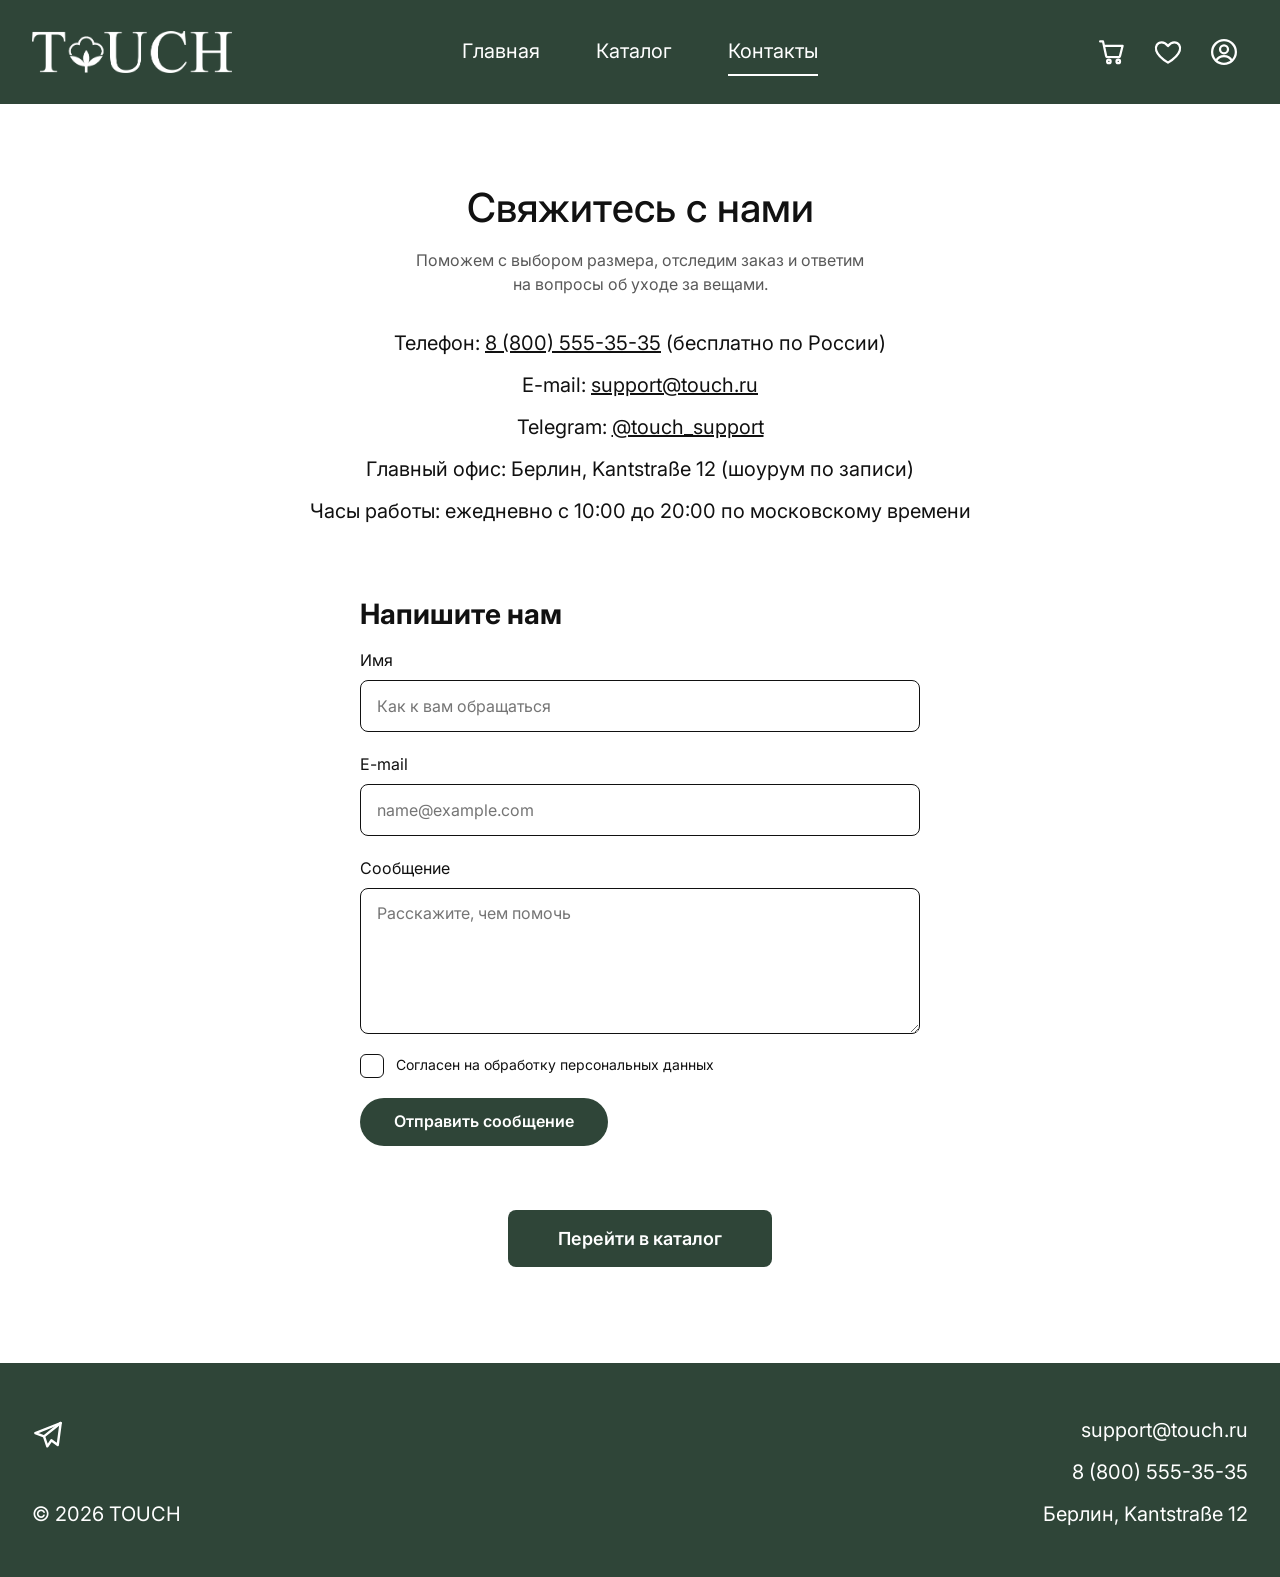
<file: contacts.html>
<!DOCTYPE html>
<html lang="ru">
<head>
  <meta charset="utf-8">
  <meta name="viewport" content="width=device-width, initial-scale=1">
  <title>Контакты — TOUCH</title>
  <meta name="description" content="Контакты TOUCH: телефон, e-mail, Telegram, часы работы и форма обратной связи.">
  <meta name="theme-color" content="#2F4538">
  <meta property="og:title" content="Контакты — TOUCH">
  <meta property="og:description" content="Контакты TOUCH: телефон, e-mail, Telegram, часы работы и форма обратной связи.">
  <meta property="og:type" content="website">
  <meta property="og:locale" content="ru_RU">
  <link rel="icon" href="favicon.svg" type="image/svg+xml">
  <link rel="preconnect" href="https://fonts.googleapis.com">
  <link rel="preconnect" href="https://fonts.gstatic.com" crossorigin>
  <link rel="stylesheet" href="https://fonts.googleapis.com/css2?family=Inter:wght@400;500;600;700&family=Zalando+Sans+Expanded:wght@500;600&display=swap">
  <link rel="stylesheet" href="css/style.css">
</head>
<body>
  <a class="skip-link" href="#main">К основному содержимому</a>
  <svg class="sprite" aria-hidden="true" focusable="false">
  <symbol id="icon-cart" viewBox="0 0 24 24"><path d="M2.5 3.5h2.3l2.5 11.7a1 1 0 0 0 1 .8h9.1a1 1 0 0 0 1-.8L20.5 7H6"/><circle cx="9.5" cy="19.5" r="1.4"/><circle cx="17" cy="19.5" r="1.4"/></symbol>
  <symbol id="icon-heart" viewBox="0 0 24 24"><path d="M12 20.5s-7.8-4.7-9.4-9.6C1.5 7.4 3.5 4.2 7 4.2c2 0 3.4 1 5 3 1.6-2 3-3 5-3 3.5 0 5.5 3.2 4.4 6.7-1.6 4.9-9.4 9.6-9.4 9.6z"/></symbol>
  <symbol id="icon-user" viewBox="0 0 24 24"><circle cx="12" cy="12" r="9.5"/><circle cx="12" cy="9.8" r="3.2"/><path d="M5.8 18.8c1.3-2.4 3.5-3.6 6.2-3.6s4.9 1.2 6.2 3.6"/></symbol>
  <symbol id="icon-telegram" viewBox="0 0 24 24"><path d="M21.5 3 2.5 10.6l6.5 2.4L11.5 20.5l3-4.5 4.8 3.5L21.5 3z"/><path d="M9 13 21.5 3"/></symbol>
  <symbol id="icon-prev" viewBox="0 0 24 24"><path d="M15 5l-7 7 7 7"/></symbol>
  <symbol id="icon-next" viewBox="0 0 24 24"><path d="M9 5l7 7-7 7"/></symbol>
  <symbol id="icon-menu" viewBox="0 0 24 24"><path d="M4 7h16M4 12h16M4 17h16"/></symbol>
</svg>
  <header class="header">
    <div class="header__inner">
      <a class="header__logo" href="index.html" aria-label="TOUCH — на главную">
        <img class="header__logo-img" src="img/logo-white.png" alt="TOUCH" width="982" height="204">
      </a>
      <nav class="header__nav" id="site-nav" aria-label="Основная навигация">
        <ul class="header__menu">
        <li><a class="header__link" href="index.html">Главная</a></li>
        <li><a class="header__link" href="catalog.html">Каталог</a></li>
        <li><a class="header__link" href="contacts.html" aria-current="page">Контакты</a></li>
        </ul>
      </nav>
      <div class="header__actions">
        <button class="header__icon-btn" type="button" data-cart-open aria-label="Корзина, товаров: 0">
          <svg class="icon" aria-hidden="true" focusable="false"><use href="#icon-cart"></use></svg>
          <span class="header__badge" data-cart-badge hidden>0</span>
        </button>
        <button class="header__icon-btn header__icon-btn--wishlist" type="button" data-toast="Избранное появится в следующей версии сайта." aria-label="Избранное">
          <svg class="icon" aria-hidden="true" focusable="false"><use href="#icon-heart"></use></svg>
        </button>
        <a class="header__icon-btn" href="login.html" aria-label="Войти в личный кабинет">
          <svg class="icon" aria-hidden="true" focusable="false"><use href="#icon-user"></use></svg>
        </a>
        <button class="header__icon-btn header__burger" type="button" data-burger aria-expanded="false" aria-controls="site-nav" aria-label="Открыть меню">
          <svg class="icon" aria-hidden="true" focusable="false"><use href="#icon-menu"></use></svg>
        </button>
      </div>
    </div>
  </header>

  <main id="main">
    <div class="contacts container">
      <h1 class="contacts__title">Свяжитесь с нами</h1>
      <p class="contacts__lead">Поможем с выбором размера, отследим заказ и ответим на вопросы об уходе за вещами.</p>

      <ul class="contacts__list">
        <li>Телефон: <a class="contacts__link" href="tel:+78005553535">8 (800) 555-35-35</a> (бесплатно по России)</li>
        <li>E-mail: <a class="contacts__link" href="mailto:support@touch.ru">support@touch.ru</a></li>
        <li>Telegram: <a class="contacts__link" href="https://t.me/touch_support">@touch_support</a></li>
        <li>Главный офис: Берлин, Kantstra&szlig;e 12 (шоурум по записи)</li>
        <li>Часы работы: ежедневно с&nbsp;10:00 до&nbsp;20:00 по московскому времени</li>
      </ul>

      <section class="contacts__form-wrap" aria-labelledby="form-title">
        <h2 class="section-title" id="form-title">Напишите нам</h2>
        <form class="contacts__form" data-form data-success="Спасибо! Сообщение отправлено. Ответим в течение рабочего дня." novalidate>
          <div class="field">
            <label class="field__label" for="contact-name">Имя</label>
            <input class="field__control" id="contact-name" name="name" type="text" autocomplete="name" placeholder="Как к вам обращаться"
                   data-validate="required" data-msg-required="Введите имя" aria-describedby="contact-name-error" aria-invalid="false">
            <p class="field__error" id="contact-name-error" hidden></p>
          </div>
          <div class="field">
            <label class="field__label" for="contact-email">E-mail</label>
            <input class="field__control" id="contact-email" name="email" type="email" autocomplete="email" placeholder="name@example.com"
                   data-validate="required email" data-msg-required="Введите e-mail" data-msg-email="Проверьте e-mail: он должен быть вида name@example.com" aria-describedby="contact-email-error" aria-invalid="false">
            <p class="field__error" id="contact-email-error" hidden></p>
          </div>
          <div class="field">
            <label class="field__label" for="contact-message">Сообщение</label>
            <textarea class="field__control" id="contact-message" name="message" rows="5" placeholder="Расскажите, чем помочь"
                      data-validate="required min:10" data-msg-required="Напишите сообщение" data-msg-min="Сообщение слишком короткое: минимум 10 символов" aria-describedby="contact-message-error" aria-invalid="false"></textarea>
            <p class="field__error" id="contact-message-error" hidden></p>
          </div>
          <div class="field" data-checkbox>
            <label class="checkbox">
              <input class="checkbox__input" id="contact-agree" name="agree" type="checkbox"
                     data-validate="required" data-msg-required="Подтвердите согласие на обработку данных" aria-describedby="contact-agree-error" aria-invalid="false">
              <span>Согласен на обработку персональных данных</span>
            </label>
            <p class="field__error" id="contact-agree-error" hidden></p>
          </div>
          <div class="contacts__actions">
            <button class="btn btn--primary" type="submit">Отправить сообщение</button>
          </div>
        </form>
      </section>

      <div class="contacts__cta">
        <a class="btn btn--primary btn--large" href="catalog.html">Перейти в каталог</a>
      </div>
    </div>
  </main>

  <footer class="footer">
    <div class="footer__inner">
      <div class="footer__brand">
        <a class="footer__social" href="https://t.me/touch_support" aria-label="TOUCH в Telegram">
          <svg class="icon" aria-hidden="true" focusable="false"><use href="#icon-telegram"></use></svg>
        </a>
        <p class="footer__copy">&copy; 2026 TOUCH</p>
      </div>
      <address class="footer__contacts">
        <a class="footer__link" href="mailto:support@touch.ru">support@touch.ru</a>
        <a class="footer__link" href="tel:+78005553535">8 (800) 555-35-35</a>
        <span>Берлин, Kantstra&szlig;e 12</span>
      </address>
    </div>
  </footer>

  <div class="toast" role="status" aria-live="polite"></div>
</body>
</html>
</file>
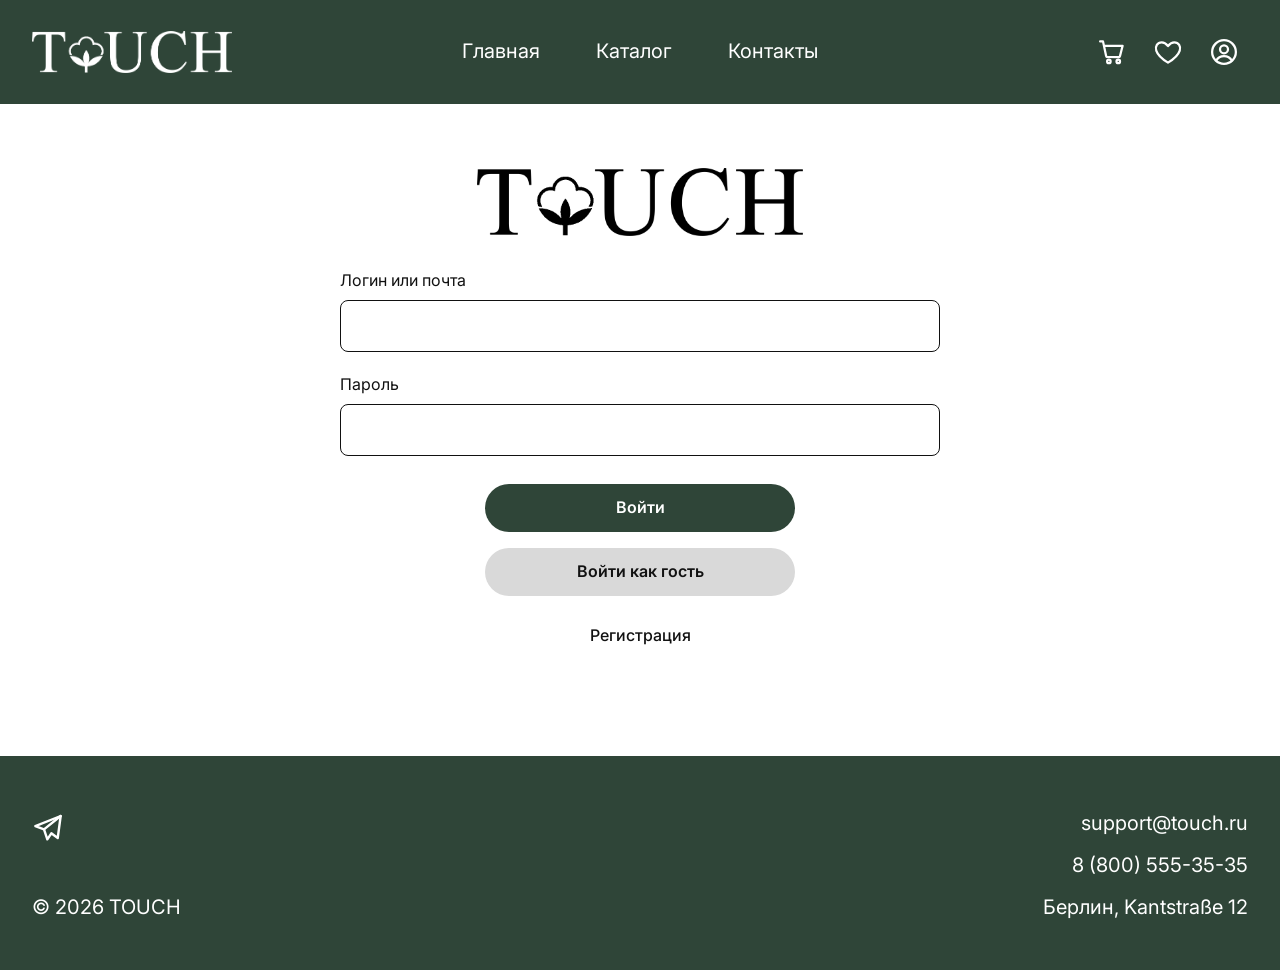
<file: login.html>
<!DOCTYPE html>
<html lang="ru">
<head>
  <meta charset="utf-8">
  <meta name="viewport" content="width=device-width, initial-scale=1">
  <title>Вход — TOUCH</title>
  <meta name="description" content="Вход в личный кабинет TOUCH или продолжение как гость.">
  <meta name="theme-color" content="#2F4538">
  <meta property="og:title" content="Вход — TOUCH">
  <meta property="og:description" content="Вход в личный кабинет TOUCH или продолжение как гость.">
  <meta property="og:type" content="website">
  <meta property="og:locale" content="ru_RU">
  <link rel="icon" href="favicon.svg" type="image/svg+xml">
  <link rel="preconnect" href="https://fonts.googleapis.com">
  <link rel="preconnect" href="https://fonts.gstatic.com" crossorigin>
  <link rel="stylesheet" href="https://fonts.googleapis.com/css2?family=Inter:wght@400;500;600;700&family=Zalando+Sans+Expanded:wght@500;600&display=swap">
  <link rel="stylesheet" href="css/style.css">
</head>
<body>
  <a class="skip-link" href="#main">К основному содержимому</a>
  <svg class="sprite" aria-hidden="true" focusable="false">
  <symbol id="icon-cart" viewBox="0 0 24 24"><path d="M2.5 3.5h2.3l2.5 11.7a1 1 0 0 0 1 .8h9.1a1 1 0 0 0 1-.8L20.5 7H6"/><circle cx="9.5" cy="19.5" r="1.4"/><circle cx="17" cy="19.5" r="1.4"/></symbol>
  <symbol id="icon-heart" viewBox="0 0 24 24"><path d="M12 20.5s-7.8-4.7-9.4-9.6C1.5 7.4 3.5 4.2 7 4.2c2 0 3.4 1 5 3 1.6-2 3-3 5-3 3.5 0 5.5 3.2 4.4 6.7-1.6 4.9-9.4 9.6-9.4 9.6z"/></symbol>
  <symbol id="icon-user" viewBox="0 0 24 24"><circle cx="12" cy="12" r="9.5"/><circle cx="12" cy="9.8" r="3.2"/><path d="M5.8 18.8c1.3-2.4 3.5-3.6 6.2-3.6s4.9 1.2 6.2 3.6"/></symbol>
  <symbol id="icon-telegram" viewBox="0 0 24 24"><path d="M21.5 3 2.5 10.6l6.5 2.4L11.5 20.5l3-4.5 4.8 3.5L21.5 3z"/><path d="M9 13 21.5 3"/></symbol>
  <symbol id="icon-prev" viewBox="0 0 24 24"><path d="M15 5l-7 7 7 7"/></symbol>
  <symbol id="icon-next" viewBox="0 0 24 24"><path d="M9 5l7 7-7 7"/></symbol>
  <symbol id="icon-menu" viewBox="0 0 24 24"><path d="M4 7h16M4 12h16M4 17h16"/></symbol>
</svg>
  <header class="header">
    <div class="header__inner">
      <a class="header__logo" href="index.html" aria-label="TOUCH — на главную">
        <img class="header__logo-img" src="img/logo-white.png" alt="TOUCH" width="982" height="204">
      </a>
      <nav class="header__nav" id="site-nav" aria-label="Основная навигация">
        <ul class="header__menu">
        <li><a class="header__link" href="index.html">Главная</a></li>
        <li><a class="header__link" href="catalog.html">Каталог</a></li>
        <li><a class="header__link" href="contacts.html">Контакты</a></li>
        </ul>
      </nav>
      <div class="header__actions">
        <button class="header__icon-btn" type="button" data-cart-open aria-label="Корзина, товаров: 0">
          <svg class="icon" aria-hidden="true" focusable="false"><use href="#icon-cart"></use></svg>
          <span class="header__badge" data-cart-badge hidden>0</span>
        </button>
        <button class="header__icon-btn header__icon-btn--wishlist" type="button" data-toast="Избранное появится в следующей версии сайта." aria-label="Избранное">
          <svg class="icon" aria-hidden="true" focusable="false"><use href="#icon-heart"></use></svg>
        </button>
        <a class="header__icon-btn" href="login.html" aria-label="Войти в личный кабинет" aria-current="page">
          <svg class="icon" aria-hidden="true" focusable="false"><use href="#icon-user"></use></svg>
        </a>
        <button class="header__icon-btn header__burger" type="button" data-burger aria-expanded="false" aria-controls="site-nav" aria-label="Открыть меню">
          <svg class="icon" aria-hidden="true" focusable="false"><use href="#icon-menu"></use></svg>
        </button>
      </div>
    </div>
  </header>

  <main id="main">
    <div class="login container">
      <div class="login__box">
        <img class="login__logo" src="img/logo-black.png" alt="TOUCH" width="982" height="204">
        <h1 class="visually-hidden">Вход в личный кабинет</h1>
        <form class="login__form" data-form data-success="Вход выполнен в демонстрационном режиме. Переходим в каталог." data-redirect="catalog.html" novalidate>
          <div class="field">
            <label class="field__label" for="login-name">Логин или почта</label>
            <input class="field__control" id="login-name" name="login" type="text" autocomplete="username"
                   data-validate="required" data-msg-required="Введите логин или почту" aria-describedby="login-name-error" aria-invalid="false">
            <p class="field__error" id="login-name-error" hidden></p>
          </div>
          <div class="field">
            <label class="field__label" for="login-password">Пароль</label>
            <input class="field__control" id="login-password" name="password" type="password" autocomplete="current-password"
                   data-validate="required" data-msg-required="Введите пароль" aria-describedby="login-password-error" aria-invalid="false">
            <p class="field__error" id="login-password-error" hidden></p>
          </div>
          <div class="login__actions">
            <button class="btn btn--primary" type="submit">Войти</button>
            <a class="btn btn--secondary" href="catalog.html">Войти как гость</a>
            <button class="btn btn--text" type="button" data-toast="Регистрация появится в следующей версии сайта.">Регистрация</button>
          </div>
        </form>
      </div>
    </div>
  </main>

  <footer class="footer">
    <div class="footer__inner">
      <div class="footer__brand">
        <a class="footer__social" href="https://t.me/touch_support" aria-label="TOUCH в Telegram">
          <svg class="icon" aria-hidden="true" focusable="false"><use href="#icon-telegram"></use></svg>
        </a>
        <p class="footer__copy">&copy; 2026 TOUCH</p>
      </div>
      <address class="footer__contacts">
        <a class="footer__link" href="mailto:support@touch.ru">support@touch.ru</a>
        <a class="footer__link" href="tel:+78005553535">8 (800) 555-35-35</a>
        <span>Берлин, Kantstra&szlig;e 12</span>
      </address>
    </div>
  </footer>

  <div class="toast" role="status" aria-live="polite"></div>
</body>
</html>
</file>
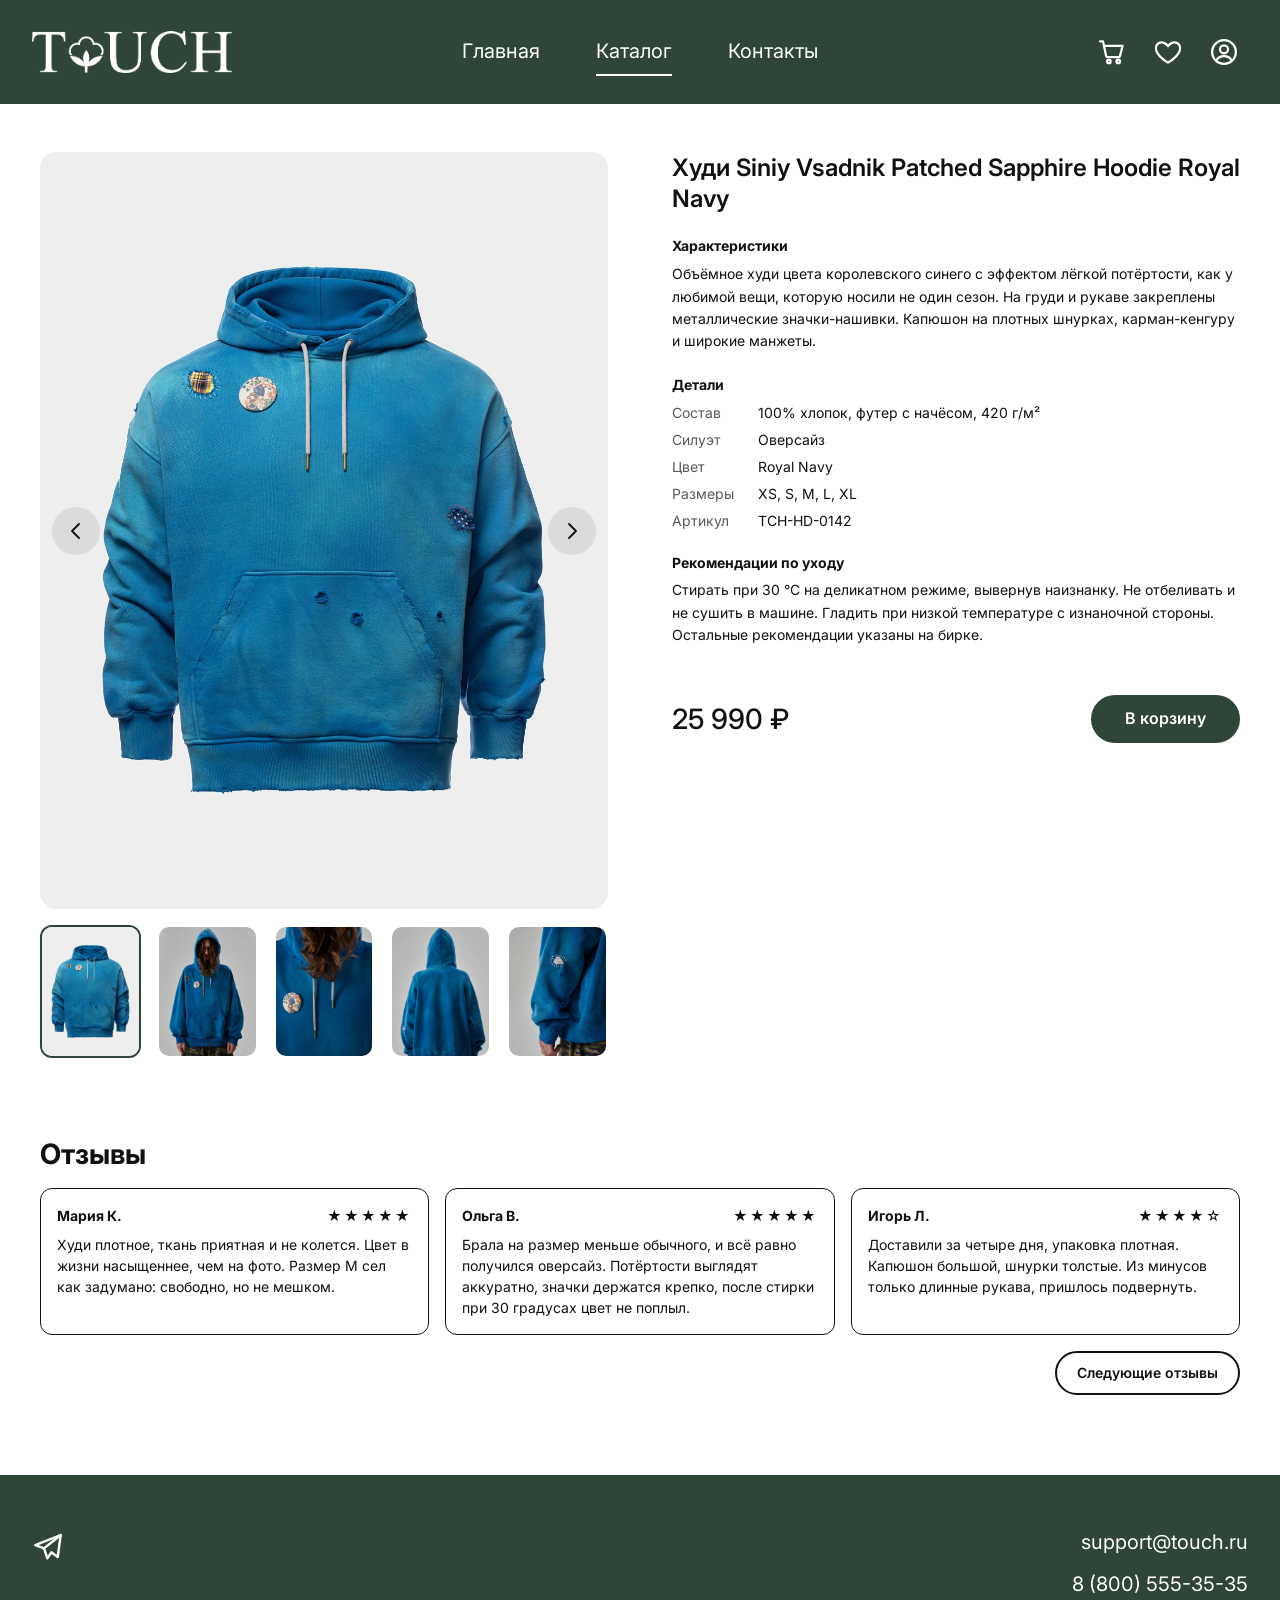
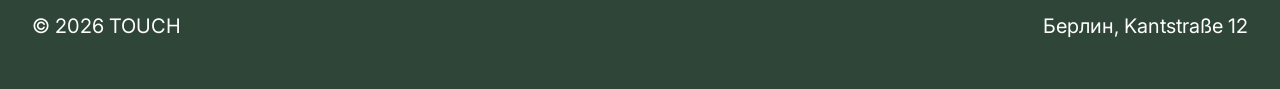
<file: product.html>
<!DOCTYPE html>
<html lang="ru">
<head>
  <meta charset="utf-8">
  <meta name="viewport" content="width=device-width, initial-scale=1">
  <title>Худи Siniy Vsadnik Patched Sapphire Hoodie Royal Navy — TOUCH</title>
  <meta name="description" content="Объёмное худи Siniy Vsadnik цвета Royal Navy: состав, размеры, уход, отзывы покупателей. Цена 25 990 ₽.">
  <meta name="theme-color" content="#2F4538">
  <meta property="og:title" content="Худи Siniy Vsadnik Patched Sapphire Hoodie Royal Navy — TOUCH">
  <meta property="og:description" content="Объёмное худи Siniy Vsadnik цвета Royal Navy: состав, размеры, уход, отзывы покупателей. Цена 25 990 ₽.">
  <meta property="og:type" content="website">
  <meta property="og:locale" content="ru_RU">
  <link rel="icon" href="favicon.svg" type="image/svg+xml">
  <link rel="preconnect" href="https://fonts.googleapis.com">
  <link rel="preconnect" href="https://fonts.gstatic.com" crossorigin>
  <link rel="stylesheet" href="https://fonts.googleapis.com/css2?family=Inter:wght@400;500;600;700&family=Zalando+Sans+Expanded:wght@500;600&display=swap">
  <link rel="stylesheet" href="css/style.css">
</head>
<body>
  <a class="skip-link" href="#main">К основному содержимому</a>
  <svg class="sprite" aria-hidden="true" focusable="false">
  <symbol id="icon-cart" viewBox="0 0 24 24"><path d="M2.5 3.5h2.3l2.5 11.7a1 1 0 0 0 1 .8h9.1a1 1 0 0 0 1-.8L20.5 7H6"/><circle cx="9.5" cy="19.5" r="1.4"/><circle cx="17" cy="19.5" r="1.4"/></symbol>
  <symbol id="icon-heart" viewBox="0 0 24 24"><path d="M12 20.5s-7.8-4.7-9.4-9.6C1.5 7.4 3.5 4.2 7 4.2c2 0 3.4 1 5 3 1.6-2 3-3 5-3 3.5 0 5.5 3.2 4.4 6.7-1.6 4.9-9.4 9.6-9.4 9.6z"/></symbol>
  <symbol id="icon-user" viewBox="0 0 24 24"><circle cx="12" cy="12" r="9.5"/><circle cx="12" cy="9.8" r="3.2"/><path d="M5.8 18.8c1.3-2.4 3.5-3.6 6.2-3.6s4.9 1.2 6.2 3.6"/></symbol>
  <symbol id="icon-telegram" viewBox="0 0 24 24"><path d="M21.5 3 2.5 10.6l6.5 2.4L11.5 20.5l3-4.5 4.8 3.5L21.5 3z"/><path d="M9 13 21.5 3"/></symbol>
  <symbol id="icon-prev" viewBox="0 0 24 24"><path d="M15 5l-7 7 7 7"/></symbol>
  <symbol id="icon-next" viewBox="0 0 24 24"><path d="M9 5l7 7-7 7"/></symbol>
  <symbol id="icon-menu" viewBox="0 0 24 24"><path d="M4 7h16M4 12h16M4 17h16"/></symbol>
</svg>
  <header class="header">
    <div class="header__inner">
      <a class="header__logo" href="index.html" aria-label="TOUCH — на главную">
        <img class="header__logo-img" src="img/logo-white.png" alt="TOUCH" width="982" height="204">
      </a>
      <nav class="header__nav" id="site-nav" aria-label="Основная навигация">
        <ul class="header__menu">
        <li><a class="header__link" href="index.html">Главная</a></li>
        <li><a class="header__link" href="catalog.html" aria-current="page">Каталог</a></li>
        <li><a class="header__link" href="contacts.html">Контакты</a></li>
        </ul>
      </nav>
      <div class="header__actions">
        <button class="header__icon-btn" type="button" data-cart-open aria-label="Корзина, товаров: 0">
          <svg class="icon" aria-hidden="true" focusable="false"><use href="#icon-cart"></use></svg>
          <span class="header__badge" data-cart-badge hidden>0</span>
        </button>
        <button class="header__icon-btn header__icon-btn--wishlist" type="button" data-toast="Избранное появится в следующей версии сайта." aria-label="Избранное">
          <svg class="icon" aria-hidden="true" focusable="false"><use href="#icon-heart"></use></svg>
        </button>
        <a class="header__icon-btn" href="login.html" aria-label="Войти в личный кабинет">
          <svg class="icon" aria-hidden="true" focusable="false"><use href="#icon-user"></use></svg>
        </a>
        <button class="header__icon-btn header__burger" type="button" data-burger aria-expanded="false" aria-controls="site-nav" aria-label="Открыть меню">
          <svg class="icon" aria-hidden="true" focusable="false"><use href="#icon-menu"></use></svg>
        </button>
      </div>
    </div>
  </header>

  <main id="main">
    <div class="container">
      <article class="product" aria-labelledby="product-title">
        <div class="gallery" data-gallery>
          <div class="gallery__main">
            <img class="gallery__img" data-gallery-main src="img/gallery/g1-front-cutout.jpg" alt="Синее объёмное худи с нашивками-значками, вид спереди" width="1093" height="1500">
            <button class="gallery__arrow gallery__arrow--prev" type="button" data-gallery-prev aria-label="Предыдущее фото"><svg class="icon" aria-hidden="true" focusable="false"><use href="#icon-prev"></use></svg></button>
            <button class="gallery__arrow gallery__arrow--next" type="button" data-gallery-next aria-label="Следующее фото"><svg class="icon" aria-hidden="true" focusable="false"><use href="#icon-next"></use></svg></button>
          </div>
          <ul class="gallery__thumbs">
            <li><button class="gallery__thumb" type="button" data-gallery-thumb data-src="img/gallery/g1-front-cutout.jpg" data-alt="Синее объёмное худи с нашивками-значками, вид спереди" aria-current="true" aria-label="Фото 1 из 5">
              <img class="gallery__thumb-img" src="img/gallery/g1-front-cutout.jpg" alt="" width="1093" height="1500">
            </button></li>
            <li><button class="gallery__thumb" type="button" data-gallery-thumb data-src="img/gallery/g2-model-front.jpg" data-alt="Модель в синем объёмном худи, вид спереди" aria-current="false" aria-label="Фото 2 из 5">
              <img class="gallery__thumb-img" src="img/gallery/g2-model-front.jpg" alt="" width="1093" height="1500">
            </button></li>
            <li><button class="gallery__thumb" type="button" data-gallery-thumb data-src="img/gallery/g3-detail-badge.jpg" data-alt="Нашивка-значок и шнурки капюшона крупным планом" aria-current="false" aria-label="Фото 3 из 5">
              <img class="gallery__thumb-img" src="img/gallery/g3-detail-badge.jpg" alt="" width="1093" height="1500">
            </button></li>
            <li><button class="gallery__thumb" type="button" data-gallery-thumb data-src="img/gallery/g4-model-back.jpg" data-alt="Модель в синем худи, вид со спины" aria-current="false" aria-label="Фото 4 из 5">
              <img class="gallery__thumb-img" src="img/gallery/g4-model-back.jpg" alt="" width="1093" height="1500">
            </button></li>
            <li><button class="gallery__thumb" type="button" data-gallery-thumb data-src="img/gallery/g5-detail-sleeve.jpg" data-alt="Рукав худи с вышивкой крупным планом" aria-current="false" aria-label="Фото 5 из 5">
              <img class="gallery__thumb-img" src="img/gallery/g5-detail-sleeve.jpg" alt="" width="1093" height="1500">
            </button></li>
          </ul>
        </div>

        <div class="product__info">
          <h1 class="product__title" id="product-title">Худи Siniy Vsadnik Patched Sapphire Hoodie Royal Navy</h1>

          <h2 class="product__heading">Характеристики</h2>
          <p class="product__text">Объёмное худи цвета королевского синего с эффектом лёгкой потёртости, как у любимой вещи, которую носили не один сезон. На груди и рукаве закреплены металлические значки-нашивки. Капюшон на плотных шнурках, карман-кенгуру и широкие манжеты.</p>

          <h2 class="product__heading">Детали</h2>
          <dl class="specs">
            <dt class="specs__term">Состав</dt><dd>100% хлопок, футер с начёсом, 420&nbsp;г/м²</dd>
            <dt class="specs__term">Силуэт</dt><dd>Оверсайз</dd>
            <dt class="specs__term">Цвет</dt><dd>Royal Navy</dd>
            <dt class="specs__term">Размеры</dt><dd>XS, S, M, L, XL</dd>
            <dt class="specs__term">Артикул</dt><dd>TCH-HD-0142</dd>
          </dl>

          <h2 class="product__heading">Рекомендации по уходу</h2>
          <p class="product__text">Стирать при 30&nbsp;°C на деликатном режиме, вывернув наизнанку. Не отбеливать и не сушить в машине. Гладить при низкой температуре с изнаночной стороны. Остальные рекомендации указаны на бирке.</p>

          <div class="product__buy">
            <p class="product__price">25&nbsp;990&nbsp;₽</p>
            <button class="btn btn--primary" type="button" data-add-to-cart>В корзину</button>
          </div>
        </div>
      </article>

      <section class="reviews" aria-labelledby="reviews-title">
        <h2 class="section-title" id="reviews-title">Отзывы</h2>
        <ul class="reviews__list">
            <li>
              <article class="review">
                <div class="review__head">
                  <span class="review__author">Мария К.</span>
                  <span class="review__rating" role="img" aria-label="Оценка: 5 из 5">★★★★★</span>
                </div>
                <p>Худи плотное, ткань приятная и не колется. Цвет в жизни насыщеннее, чем на фото. Размер M сел как задумано: свободно, но не мешком.</p>
                <p class="review__date visually-hidden">Отзыв от 12.09.2026</p>
              </article>
            </li>
            <li>
              <article class="review">
                <div class="review__head">
                  <span class="review__author">Ольга В.</span>
                  <span class="review__rating" role="img" aria-label="Оценка: 5 из 5">★★★★★</span>
                </div>
                <p>Брала на размер меньше обычного, и всё равно получился оверсайз. Потёртости выглядят аккуратно, значки держатся крепко, после стирки при 30 градусах цвет не поплыл.</p>
                <p class="review__date visually-hidden">Отзыв от 08.09.2026</p>
              </article>
            </li>
            <li>
              <article class="review">
                <div class="review__head">
                  <span class="review__author">Игорь Л.</span>
                  <span class="review__rating" role="img" aria-label="Оценка: 4 из 5">★★★★☆</span>
                </div>
                <p>Доставили за четыре дня, упаковка плотная. Капюшон большой, шнурки толстые. Из минусов только длинные рукава, пришлось подвернуть.</p>
                <p class="review__date visually-hidden">Отзыв от 02.09.2026</p>
              </article>
            </li>
        </ul>
        <ul class="reviews__list" data-reviews-hidden hidden>
            <li>
              <article class="review">
                <div class="review__head">
                  <span class="review__author">Анна Т.</span>
                  <span class="review__rating" role="img" aria-label="Оценка: 5 из 5">★★★★★</span>
                </div>
                <p>Нашивки выглядят как винтажные, а не как магазинные. Носим с мужем по очереди: подошёл и ему, размер L.</p>
                <p class="review__date visually-hidden">Отзыв от 28.08.2026</p>
              </article>
            </li>
            <li>
              <article class="review">
                <div class="review__head">
                  <span class="review__author">Денис Р.</span>
                  <span class="review__rating" role="img" aria-label="Оценка: 5 из 5">★★★★★</span>
                </div>
                <p>Карман-кенгуру глубокий, манжеты не растянулись после трёх стирок. Для осени самое то.</p>
                <p class="review__date visually-hidden">Отзыв от 21.08.2026</p>
              </article>
            </li>
            <li>
              <article class="review">
                <div class="review__head">
                  <span class="review__author">Екатерина Ж.</span>
                  <span class="review__rating" role="img" aria-label="Оценка: 4 из 5">★★★★☆</span>
                </div>
                <p>Очень хорошая вещь, но тяжёлая: 420 г/м² чувствуются. Летом не наденешь, зато зимой с курткой отлично.</p>
                <p class="review__date visually-hidden">Отзыв от 15.08.2026</p>
              </article>
            </li>
        </ul>
        <div class="reviews__more">
          <button class="btn btn--outline btn--small" type="button" data-reviews-more>Следующие отзывы</button>
        </div>
      </section>
    </div>
  </main>

  <footer class="footer">
    <div class="footer__inner">
      <div class="footer__brand">
        <a class="footer__social" href="https://t.me/touch_support" aria-label="TOUCH в Telegram">
          <svg class="icon" aria-hidden="true" focusable="false"><use href="#icon-telegram"></use></svg>
        </a>
        <p class="footer__copy">&copy; 2026 TOUCH</p>
      </div>
      <address class="footer__contacts">
        <a class="footer__link" href="mailto:support@touch.ru">support@touch.ru</a>
        <a class="footer__link" href="tel:+78005553535">8 (800) 555-35-35</a>
        <span>Берлин, Kantstra&szlig;e 12</span>
      </address>
    </div>
  </footer>

  <div class="toast" role="status" aria-live="polite"></div>
</body>
</html>
</file>
<file: css/style.css>
:root {
  --color-primary: #2F4538;
  --color-primary-hover: #223429;
  --color-primary-active: #15261C;
  --color-secondary: #D9D9D9;
  --color-secondary-hover: #CACACA;
  --color-secondary-active: #B8B8B8;
  --color-accent: #156B91;
  --color-text: #111111;
  --color-text-muted: #595959;
  --color-bg: #FFFFFF;
  --color-surface: #EDEDED;
  --color-border: #111111;
  --color-disabled: #D5D5D5;
  --color-disabled-text: #595959;
  --color-error: #B3261E;
  --color-error-bg: #FF9999;
  --color-on-primary: #FFFFFF;

  --font-heading: "Zalando Sans Expanded", "Inter", Arial, sans-serif;
  --font-body: "Inter", system-ui, -apple-system, "Segoe UI", Arial, sans-serif;

  --spacing-sm: 8px;
  --spacing-md: 16px;
  --spacing-lg: 32px;
  --spacing-xl: 64px;

  --radius-sm: 8px;
  --radius-md: 12px;
  --radius-lg: 16px;
  --radius-pill: 999px;

  --fs-h1: 40px;
  --fs-h2: 28px;
  --fs-body: 16px;
  --fs-small: 14px;

  --container: 1200px;
  --header-height: 104px;
}

*,
*::before,
*::after {
  box-sizing: border-box;
}

html {
  -webkit-text-size-adjust: 100%;
}

body,
h1, h2, h3, h4,
p, ul, ol, dl, dd,
figure, blockquote {
  margin: 0;
}

ul, ol {
  padding: 0;
  list-style: none;
}

body {
  min-height: 100vh;
  display: flex;
  flex-direction: column;
  font-family: var(--font-body);
  font-size: var(--fs-body);
  line-height: 1.5;
  color: var(--color-text);
  background: var(--color-bg);
}

main {
  flex: 1 0 auto;
}

img,
svg {
  display: block;
  max-width: 100%;
}

img {
  height: auto;
}

a {
  color: inherit;
}

button,
input,
select,
textarea {
  font: inherit;
  color: inherit;
}

h1, h2, h3 {
  line-height: 1.2;
}

:focus-visible {
  outline: 3px solid var(--color-accent);
  outline-offset: 3px;
}

.header :focus-visible,
.footer :focus-visible,
.hero :focus-visible,
.brand :focus-visible,
.tiles :focus-visible {
  outline-color: #FFFFFF;
}

.visually-hidden {
  position: absolute;
  width: 1px;
  height: 1px;
  margin: -1px;
  padding: 0;
  overflow: hidden;
  clip: rect(0 0 0 0);
  white-space: nowrap;
  border: 0;
}

.sprite {
  position: absolute;
  width: 0;
  height: 0;
  overflow: hidden;
}

.icon {
  width: 24px;
  height: 24px;
  fill: none;
  stroke: currentColor;
  stroke-width: 1.8;
  stroke-linecap: round;
  stroke-linejoin: round;
}

.skip-link {
  position: absolute;
  top: -100px;
  left: 16px;
  z-index: 100;
  padding: 12px 20px;
  background: #FFFFFF;
  color: var(--color-text);
  border-radius: var(--radius-sm);
}

.skip-link:focus {
  top: 16px;
}

.container {
  width: 100%;
  max-width: calc(var(--container) + 2 * var(--spacing-lg));
  margin: 0 auto;
  padding: 0 var(--spacing-lg);
}

.page-title {
  font-size: var(--fs-h1);
  font-weight: 700;
}

.section-title {
  font-size: var(--fs-h2);
  font-weight: 700;
}


.header {
  position: relative;
  background: var(--color-primary);
  color: var(--color-on-primary);
}

.header__inner {
  display: grid;
  grid-template-columns: 1fr auto 1fr;
  align-items: center;
  gap: var(--spacing-lg);
  max-width: 1440px;
  min-height: var(--header-height);
  margin: 0 auto;
  padding: 0 var(--spacing-lg);
}

.header__logo {
  justify-self: start;
  display: flex;
  align-items: center;
  min-height: 44px;
}

.header__logo-img {
  width: 200px;
  height: auto;
}

.header__menu {
  display: flex;
  gap: 56px;
}

.header__link {
  display: inline-block;
  padding: 8px 0;
  font-size: 20px;
  color: var(--color-on-primary);
  text-decoration: none;
  border-bottom: 2px solid transparent;
}

.header__link:hover {
  border-bottom-color: rgba(255, 255, 255, 0.65);
}

.header__link[aria-current="page"] {
  border-bottom-color: #FFFFFF;
}

.header__actions {
  justify-self: end;
  display: flex;
  align-items: center;
  gap: var(--spacing-sm);
}

.header__icon-btn {
  position: relative;
  display: grid;
  place-items: center;
  width: 48px;
  height: 48px;
  padding: 0;
  color: var(--color-on-primary);
  background: transparent;
  border: 0;
  border-radius: 50%;
  cursor: pointer;
  text-decoration: none;
}

.header__icon-btn:hover {
  background: rgba(255, 255, 255, 0.14);
}

.header__icon-btn .icon {
  width: 30px;
  height: 30px;
}

.header__badge {
  position: absolute;
  top: 3px;
  right: 1px;
  min-width: 20px;
  height: 20px;
  padding: 0 5px;
  display: grid;
  place-items: center;
  font-size: 12px;
  font-weight: 700;
  line-height: 1;
  color: var(--color-primary);
  background: #FFFFFF;
  border-radius: 10px;
}

.header__badge[hidden] {
  display: none;
}

.header__burger {
  display: none;
}

.btn {
  display: inline-flex;
  align-items: center;
  justify-content: center;
  gap: var(--spacing-sm);
  min-height: 48px;
  padding: 12px 32px;
  font-size: var(--fs-body);
  font-weight: 600;
  line-height: 1.2;
  text-align: center;
  text-decoration: none;
  border: 2px solid transparent;
  border-radius: var(--radius-pill);
  cursor: pointer;
  transition: background-color 0.2s, color 0.2s, border-color 0.2s;
}

.btn--primary {
  color: var(--color-on-primary);
  background: var(--color-primary);
}

.btn--primary:hover {
  background: var(--color-primary-hover);
}

.btn--primary:active {
  background: var(--color-primary-active);
}

.btn--secondary {
  color: var(--color-text);
  background: var(--color-secondary);
}

.btn--secondary:hover {
  background: var(--color-secondary-hover);
}

.btn--secondary:active {
  background: var(--color-secondary-active);
}

.btn--text {
  padding: 8px 16px;
  font-weight: 500;
  color: var(--color-text);
  background: transparent;
}

.btn--text:hover {
  background: var(--color-surface);
}

.btn--text:active {
  background: var(--color-secondary);
}

.btn--outline {
  color: var(--color-text);
  background: transparent;
  border-color: var(--color-border);
}

.btn--outline:hover {
  background: var(--color-surface);
}

.btn--small {
  min-height: 44px;
  padding: 8px 20px;
  font-size: var(--fs-small);
}

.btn--large {
  min-height: 56px;
  padding: 16px 48px;
  font-size: 18px;
  border-radius: var(--radius-sm);
}

.btn:disabled,
.btn[aria-disabled="true"] {
  color: var(--color-disabled-text);
  background: var(--color-disabled);
  cursor: not-allowed;
}

.field {
  display: grid;
  gap: var(--spacing-sm);
  width: 100%;
}

.field__label {
  font-size: var(--fs-body);
}

.field__control {
  width: 100%;
  min-height: 52px;
  padding: 12px 16px;
  background: #FFFFFF;
  border: 1px solid var(--color-border);
  border-radius: var(--radius-sm);
}

.field__control--pill {
  border-radius: var(--radius-pill);
}

textarea.field__control {
  min-height: 140px;
  resize: vertical;
}

.field__control:focus {
  border-color: var(--color-accent);
  box-shadow: 0 0 0 2px var(--color-accent);
  outline: none;
}

.field--error .field__control {
  background: var(--color-error-bg);
  border-color: var(--color-error);
}

.field__error {
  font-size: var(--fs-small);
  color: var(--color-error);
}

.field__error[hidden] {
  display: none;
}

.checkbox {
  display: flex;
  align-items: flex-start;
  gap: 12px;
  font-size: var(--fs-small);
  cursor: pointer;
}

.checkbox__input {
  flex: 0 0 auto;
  width: 24px;
  height: 24px;
  margin: 0;
  appearance: none;
  -webkit-appearance: none;
  background: #FFFFFF;
  border: 1px solid var(--color-border);
  border-radius: 6px;
  cursor: pointer;
}

.checkbox__input:checked {
  background: #FFFFFF url("data:image/svg+xml,%3Csvg xmlns='http://www.w3.org/2000/svg' viewBox='0 0 24 24' fill='none' stroke='%23111111' stroke-width='2' stroke-linecap='round'%3E%3Cpath d='M6 6l12 12M18 6L6 18'/%3E%3C/svg%3E") center / 16px no-repeat;
}

.checkbox__input:disabled {
  background-color: var(--color-disabled);
  cursor: not-allowed;
}

.checkbox--error .checkbox__input {
  border-color: var(--color-error);
  background-color: var(--color-error-bg);
}

.card {
  position: relative;
  display: flex;
  flex-direction: column;
  overflow: hidden;
  background: #FFFFFF;
  border: 1px solid var(--color-border);
  border-radius: var(--radius-lg);
}

.card__media {
  aspect-ratio: 4 / 5;
  background: var(--color-surface);
}

.card__img {
  width: 100%;
  height: 100%;
  object-fit: cover;
}

.card__body {
  display: flex;
  flex: 1;
  flex-direction: column;
  gap: var(--spacing-sm);
  padding: var(--spacing-md);
}

.card__title {
  font-size: var(--fs-body);
  font-weight: 700;
  line-height: 1.3;
}

.card__text {
  font-size: var(--fs-small);
  line-height: 1.4;
  color: var(--color-text-muted);
}

.card__footer {
  display: flex;
  align-items: baseline;
  justify-content: space-between;
  gap: var(--spacing-md);
  margin-top: auto;
  padding-top: var(--spacing-sm);
}

.card__link {
  font-size: var(--fs-small);
  color: var(--color-text);
}

.card__link::after {
  content: "";
  position: absolute;
  inset: 0;
}

.card__price {
  font-weight: 700;
  white-space: nowrap;
}

.footer {
  flex-shrink: 0;
  padding: 48px 0;
  color: var(--color-on-primary);
  background: var(--color-primary);
}

.footer__inner {
  display: flex;
  align-items: flex-end;
  justify-content: space-between;
  gap: var(--spacing-lg);
  max-width: 1440px;
  margin: 0 auto;
  padding: 0 var(--spacing-lg);
}

.footer__brand {
  display: grid;
  gap: 40px;
}

.footer__social {
  display: inline-grid;
  place-items: center;
  width: 48px;
  height: 48px;
  margin-left: -8px;
  color: var(--color-on-primary);
  border-radius: 50%;
}

.footer__social:hover {
  background: rgba(255, 255, 255, 0.14);
}

.footer__social .icon {
  width: 32px;
  height: 32px;
}

.footer__copy {
  font-size: 20px;
}

.footer__contacts {
  display: grid;
  gap: 12px;
  font-size: 20px;
  font-style: normal;
  text-align: right;
}

.footer__link {
  display: inline-block;
  padding: 10px 0;
  margin: -10px 0;
  color: var(--color-on-primary);
  text-decoration: none;
}

.footer__link:hover {
  text-decoration: underline;
}

.toast {
  position: fixed;
  left: 50%;
  bottom: 24px;
  z-index: 60;
  max-width: calc(100% - 32px);
  padding: 14px 22px;
  font-size: var(--fs-small);
  color: #FFFFFF;
  background: var(--color-text);
  border-radius: var(--radius-md);
  opacity: 0;
  transform: translate(-50%, 16px);
  pointer-events: none;
  transition: opacity 0.25s, transform 0.25s;
}

.toast.is-visible {
  opacity: 1;
  transform: translate(-50%, 0);
}

.hero {
  position: relative;
  display: grid;
  place-items: center;
  min-height: clamp(420px, 56vw, 820px);
  overflow: hidden;
  color: #FFFFFF;
  isolation: isolate;
}

.hero__image {
  position: absolute;
  inset: 0;
  z-index: -2;
  width: 100%;
  height: 100%;
  object-fit: cover;
}

.hero::after {
  content: "";
  position: absolute;
  inset: 0;
  z-index: -1;
  background: rgba(0, 0, 0, 0.4);
}

.hero__content {
  max-width: 960px;
  padding: var(--spacing-xl) var(--spacing-lg);
  text-align: center;
}

.hero__title {
  font-family: var(--font-heading);
  font-size: clamp(28px, 4.6vw, 64px);
  font-weight: 500;
  line-height: 1.2;
}

.hero__subtitle {
  margin: var(--spacing-md) 0 var(--spacing-lg);
  font-size: clamp(16px, 1.6vw, 22px);
}

.tiles {
  padding: var(--spacing-xl) 0;
  background: var(--color-primary);
}

.tiles__grid {
  display: grid;
  grid-template-columns: 1.2fr 1fr 1fr;
  grid-template-rows: repeat(2, minmax(300px, 340px));
  gap: var(--spacing-md);
}

.tile {
  position: relative;
  display: block;
  overflow: hidden;
  color: var(--color-text);
  text-decoration: none;
  background: var(--color-surface);
  border-radius: var(--radius-md);
}

.tile--large {
  grid-row: 1 / span 2;
  color: #FFFFFF;
}

.tile--wide {
  grid-column: 2 / span 2;
}

.tile__img {
  position: absolute;
  inset: 0;
  width: 100%;
  height: 100%;
  object-fit: cover;
  transition: transform 0.4s;
}

.tile--cutout .tile__img {
  padding: 40px 12px 8px;
  object-fit: contain;
  mix-blend-mode: multiply;
}

.tile:hover .tile__img {
  transform: scale(1.03);
}

.tile--large::after {
  content: "";
  position: absolute;
  inset: 0;
  background: linear-gradient(to bottom, rgba(0, 0, 0, 0.5), rgba(0, 0, 0, 0) 38%);
  pointer-events: none;
}

.tile__label {
  position: absolute;
  top: 12px;
  left: 16px;
  z-index: 1;
  font-size: 20px;
  font-weight: 600;
}

.tile--large .tile__label {
  font-family: var(--font-heading);
  font-size: 22px;
  font-weight: 500;
}

.brand {
  position: relative;
  display: grid;
  align-items: end;
  justify-items: center;
  min-height: clamp(480px, 62vw, 880px);
  overflow: hidden;
  color: #FFFFFF;
  isolation: isolate;
}

.brand__image {
  position: absolute;
  inset: 0;
  z-index: -2;
  width: 100%;
  height: 100%;
  object-fit: cover;
  object-position: center 30%;
}

.brand::after {
  content: "";
  position: absolute;
  inset: 0;
  z-index: -1;
  background: linear-gradient(to top, rgba(0, 0, 0, 0.78), rgba(0, 0, 0, 0.1) 62%);
}

.brand__content {
  max-width: 680px;
  padding: 0 var(--spacing-lg) var(--spacing-xl);
  text-align: center;
}

.brand__logo {
  width: min(380px, 70%);
  margin: 0 auto var(--spacing-md);
}

.brand__text {
  font-size: clamp(17px, 1.8vw, 24px);
  font-weight: 600;
  line-height: 1.4;
}

.catalog {
  padding: 48px 0 80px;
}

.catalog__filters {
  display: flex;
  flex-wrap: wrap;
  align-items: flex-end;
  gap: var(--spacing-md) 24px;
  margin: 24px 0 40px;
}

.catalog__filter {
  display: flex;
  align-items: center;
  gap: var(--spacing-sm);
  font-size: var(--fs-small);
}

.catalog__select {
  min-height: 44px;
  padding: 0 28px 0 4px;
  background: transparent;
  border: 0;
  border-bottom: 1px solid var(--color-text);
  border-radius: 0;
}

.catalog__search {
  min-height: 44px;
  width: 190px;
  padding: 8px 16px;
  font-size: var(--fs-small);
}

.catalog__status {
  margin: var(--spacing-sm) 0 var(--spacing-md);
  font-size: var(--fs-small);
  color: var(--color-text-muted);
}

.catalog__grid {
  display: grid;
  grid-template-columns: repeat(4, minmax(0, 1fr));
  gap: var(--spacing-lg) 24px;
  margin-top: var(--spacing-md);
}

.catalog__item {
  display: flex;
}

.catalog__item > .card {
  flex: 1;
}

.catalog__item[hidden] {
  display: none;
}

.catalog__empty {
  padding: var(--spacing-lg) 0;
  text-align: center;
  color: var(--color-text-muted);
}

.catalog__more {
  display: flex;
  justify-content: flex-end;
  margin-top: var(--spacing-md);
}

.product {
  display: grid;
  grid-template-columns: minmax(0, 1fr) minmax(0, 1fr);
  gap: var(--spacing-xl);
  padding: 48px 0;
}

.gallery__main {
  position: relative;
  aspect-ratio: 3 / 4;
  overflow: hidden;
  background: var(--color-surface);
  border-radius: var(--radius-lg);
}

.gallery__img {
  width: 100%;
  height: 100%;
  object-fit: contain;
}

.gallery__arrow {
  position: absolute;
  top: 50%;
  display: grid;
  place-items: center;
  width: 48px;
  height: 48px;
  padding: 0;
  color: var(--color-text);
  background: rgba(217, 217, 217, 0.92);
  border: 0;
  border-radius: 50%;
  cursor: pointer;
  transform: translateY(-50%);
}

.gallery__arrow:hover {
  background: var(--color-secondary-hover);
}

.gallery__arrow--prev {
  left: 12px;
}

.gallery__arrow--next {
  right: 12px;
}

.gallery__thumbs {
  display: flex;
  gap: var(--spacing-md);
  margin-top: var(--spacing-md);
  padding-bottom: 4px;
  overflow-x: auto;
}

.gallery__thumb {
  flex: 0 0 calc(25% - 12px);
  padding: 0;
  overflow: hidden;
  background: none;
  border: 2px solid transparent;
  border-radius: var(--radius-md);
  cursor: pointer;
}

.gallery__thumb[aria-current="true"] {
  border-color: var(--color-primary);
}

.gallery__thumb-img {
  width: 100%;
  aspect-ratio: 3 / 4;
  object-fit: cover;
}

.product__title {
  font-size: 24px;
  font-weight: 600;
  line-height: 1.3;
}

.product__heading {
  margin: 24px 0 var(--spacing-sm);
  font-size: var(--fs-small);
  font-weight: 700;
}

.product__text {
  font-size: var(--fs-small);
  line-height: 1.6;
}

.specs {
  display: grid;
  grid-template-columns: auto 1fr;
  gap: 6px 24px;
  font-size: var(--fs-small);
}

.specs__term {
  color: var(--color-text-muted);
}

.product__buy {
  display: flex;
  align-items: center;
  justify-content: space-between;
  gap: var(--spacing-md);
  margin-top: 48px;
}

.product__price {
  font-size: 28px;
  font-weight: 500;
}

.reviews {
  padding: 24px 0 80px;
}

.reviews__list {
  display: grid;
  grid-template-columns: repeat(3, minmax(0, 1fr));
  gap: var(--spacing-md);
  margin-top: var(--spacing-md);
}

.reviews__list[hidden] {
  display: none;
}

.reviews__more {
  display: flex;
  justify-content: flex-end;
  margin-top: var(--spacing-md);
}

.review {
  height: 100%;
  padding: var(--spacing-md);
  font-size: var(--fs-small);
  line-height: 1.5;
  border: 1px solid var(--color-border);
  border-radius: var(--radius-md);
}

.review__head {
  display: flex;
  flex-wrap: wrap;
  align-items: baseline;
  justify-content: space-between;
  gap: var(--spacing-sm);
  margin-bottom: var(--spacing-sm);
}

.review__author {
  font-weight: 700;
}

.review__rating {
  letter-spacing: 2px;
}

.contacts {
  padding: 80px 0 96px;
  text-align: center;
}

.contacts__title {
  font-size: var(--fs-h1);
  font-weight: 500;
}

.contacts__lead {
  max-width: 460px;
  margin: var(--spacing-md) auto var(--spacing-lg);
  color: var(--color-text-muted);
}

.contacts__list {
  display: grid;
  gap: 12px;
  font-size: 20px;
}

.contacts__link {
  color: inherit;
}

.contacts__form-wrap {
  max-width: 560px;
  margin: 72px auto 0;
  text-align: left;
}

.contacts__form {
  display: grid;
  gap: 20px;
  margin-top: var(--spacing-md);
}

.contacts__actions {
  display: flex;
  flex-wrap: wrap;
  align-items: center;
  gap: var(--spacing-md);
}

.contacts__cta {
  margin-top: var(--spacing-xl);
}

.login {
  padding: var(--spacing-xl) 0 96px;
}

.login__box {
  display: grid;
  justify-items: center;
  gap: var(--spacing-lg);
  max-width: 600px;
  margin: 0 auto;
}

.login__logo {
  width: min(326px, 70%);
}

.login__form {
  display: grid;
  gap: 20px;
  width: 100%;
}

.login__actions {
  display: grid;
  justify-items: center;
  gap: var(--spacing-md);
  margin-top: var(--spacing-sm);
}

.login__actions .btn:not(.btn--text) {
  width: min(310px, 100%);
}


/* Планшет: 768–1023px */
@media (max-width: 1023px) {
  :root {
    --fs-h1: 34px;
    --fs-h2: 26px;
    --header-height: 84px;
  }

  .container {
    padding-right: 24px;
    padding-left: 24px;
  }

  .header__inner {
    gap: var(--spacing-md);
    padding: 0 24px;
  }

  .header__logo-img {
    width: 150px;
  }

  .header__menu {
    gap: 28px;
  }

  .header__link {
    font-size: 18px;
  }

  .tiles {
    padding: 48px 0;
  }

  .tiles__grid {
    grid-template-columns: 1fr 1fr;
    grid-template-rows: none;
    grid-auto-rows: auto;
  }

  .tile {
    aspect-ratio: 1 / 1;
  }

  .tile--large {
    grid-column: 1 / -1;
    grid-row: auto;
    aspect-ratio: 1 / 1;
  }

  .tile--large .tile__img {
    object-position: center 28%;
  }

  .tile--wide {
    grid-column: 1 / -1;
    aspect-ratio: 2 / 1;
  }

  .catalog__grid {
    grid-template-columns: repeat(2, minmax(0, 1fr));
  }

  .product {
    gap: var(--spacing-lg);
  }

  .footer__inner {
    padding: 0 24px;
  }
}

/* Мобильный: 320–767px */
@media (max-width: 767px) {
  :root {
    --fs-h1: 28px;
    --fs-h2: 24px;
      --fs-body: 16px;
    --header-height: 68px;
  }

  .container {
    padding-right: var(--spacing-md);
    padding-left: var(--spacing-md);
  }

  .header__inner {
    display: flex;
    justify-content: space-between;
    padding: 0 var(--spacing-md);
  }

  .header__logo-img {
    width: 112px;
  }

  .header__nav {
    position: absolute;
    top: 100%;
    left: 0;
    right: 0;
    z-index: 40;
    display: none;
    padding: var(--spacing-sm) var(--spacing-md) var(--spacing-md);
    background: var(--color-primary);
    border-top: 1px solid rgba(255, 255, 255, 0.2);
  }

  .header__nav.is-open {
    display: block;
  }

  .header__menu {
    flex-direction: column;
    gap: 0;
  }

  .header__link {
    display: block;
    padding: 14px 0;
    border-bottom: 0;
  }

  .header__link[aria-current="page"] {
    text-decoration: underline;
    text-underline-offset: 6px;
  }

  .header__actions {
    gap: 0;
  }

  .header__icon-btn {
    width: 44px;
    height: 44px;
  }

  .header__icon-btn .icon {
    width: 26px;
    height: 26px;
  }

  .header__burger {
    display: grid;
  }

  .hero {
    min-height: 460px;
  }

  .hero__content {
    padding: var(--spacing-lg) var(--spacing-md);
  }

  .tiles {
    padding: var(--spacing-lg) 0;
  }

  .tiles__grid {
    grid-template-columns: 1fr;
  }

  .tile--large {
    aspect-ratio: 4 / 5;
  }

  .tile--wide {
    grid-column: auto;
    aspect-ratio: 1 / 1;
  }

  .brand {
    min-height: 520px;
  }

  .brand__content {
    padding: 0 var(--spacing-md) var(--spacing-lg);
  }

  .catalog {
    padding: var(--spacing-lg) 0 var(--spacing-xl);
  }

  .catalog__filters {
    flex-direction: column;
    align-items: stretch;
    gap: var(--spacing-sm);
  }

  .catalog__filter {
    justify-content: space-between;
  }

  .catalog__search {
    flex: 1;
    width: auto;
    min-width: 0;
  }

  .catalog__select {
    flex: 1;
    max-width: 65%;
  }

  .catalog__grid {
    grid-template-columns: 1fr;
  }

  .product {
    grid-template-columns: 1fr;
    gap: var(--spacing-lg);
    padding: var(--spacing-lg) 0;
  }

  .gallery__thumb {
    flex-basis: calc(33.333% - 11px);
  }

  .product__buy {
    margin-top: var(--spacing-lg);
  }

  .reviews__list {
    grid-template-columns: 1fr;
  }

  .contacts {
    padding: var(--spacing-xl) 0;
  }

  .contacts__list {
    font-size: 18px;
  }

  .login {
    padding: var(--spacing-lg) 0 var(--spacing-xl);
  }

  .footer {
    padding: var(--spacing-lg) 0;
  }

  .footer__inner {
    flex-direction: column-reverse;
    align-items: flex-start;
    padding: 0 var(--spacing-md);
  }

  .footer__contacts {
    text-align: left;
    font-size: 18px;
  }

  .footer__copy {
    font-size: 16px;
  }
}

/* Узкие телефоны */
@media (max-width: 479px) {
  .header__icon-btn--wishlist {
    display: none;
  }

  .product__buy {
    flex-direction: column;
    align-items: stretch;
  }

  .product__price {
    text-align: center;
  }
}
</file>
